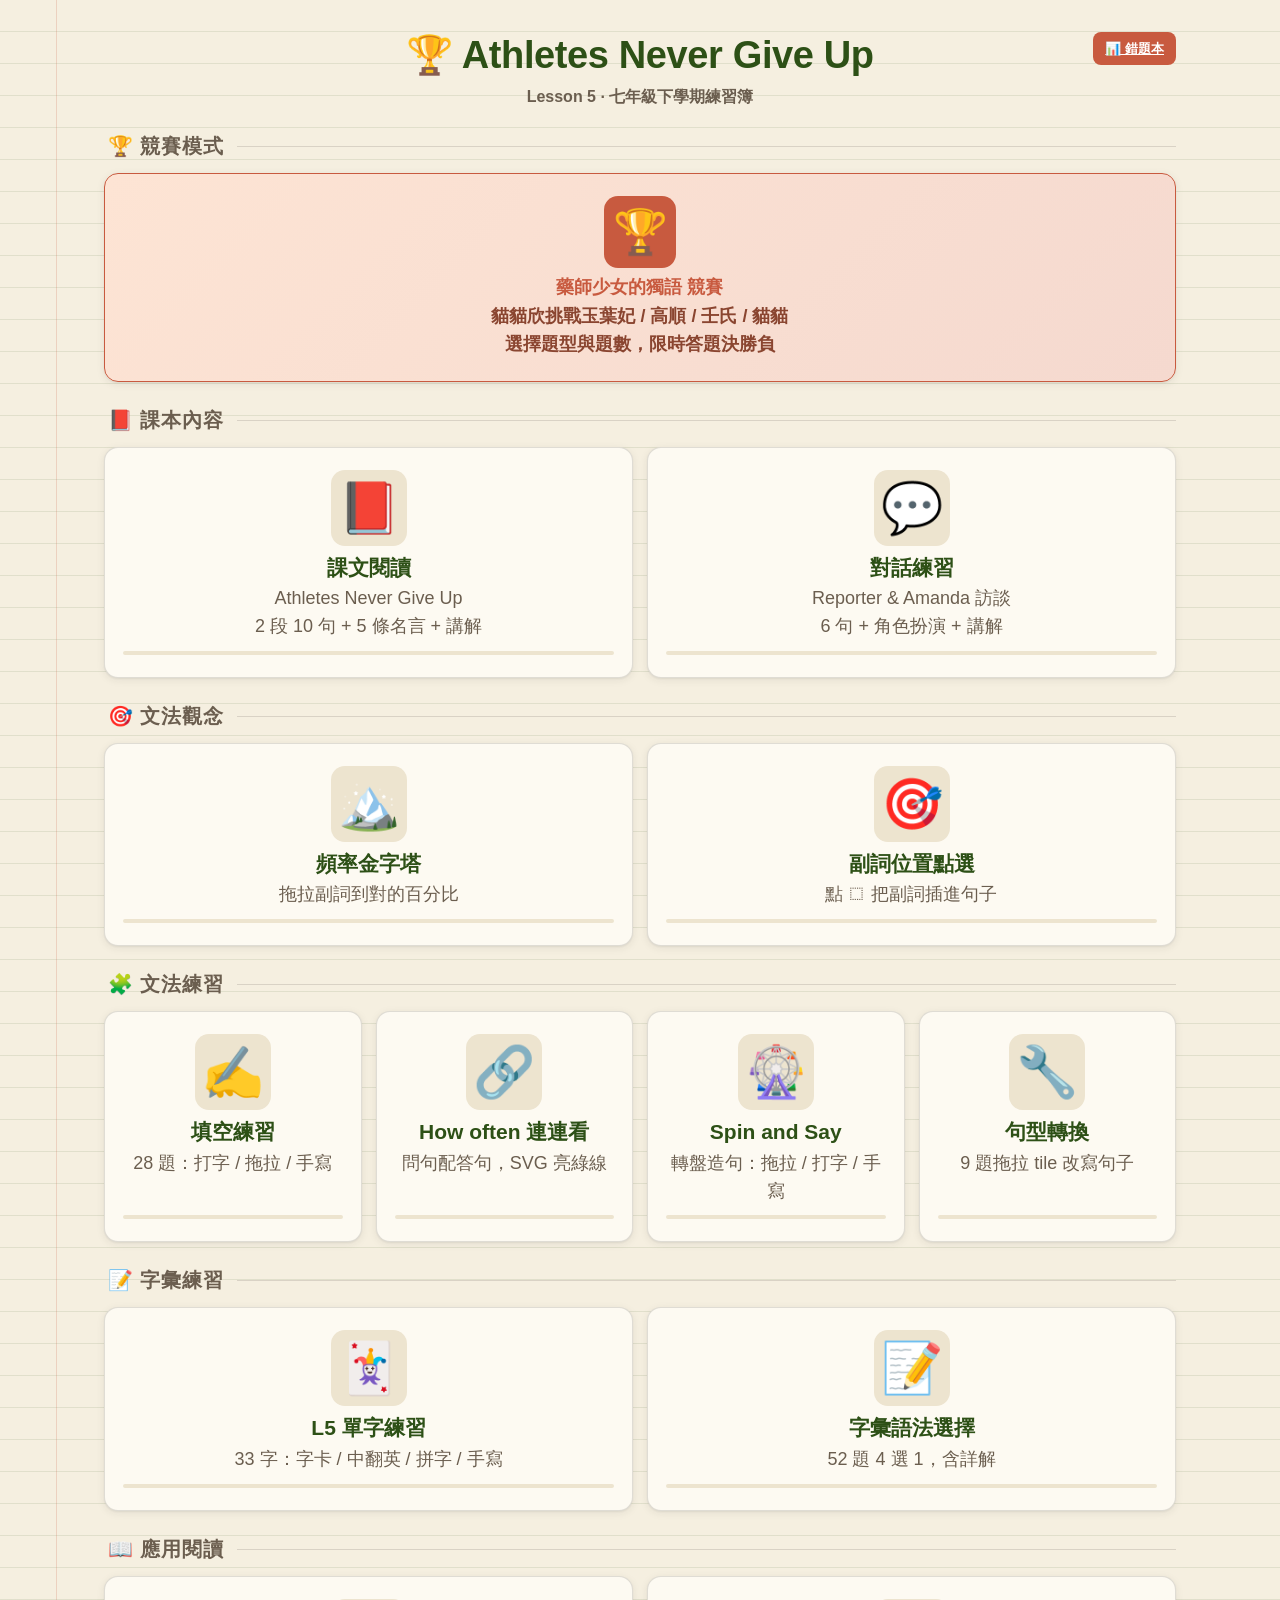
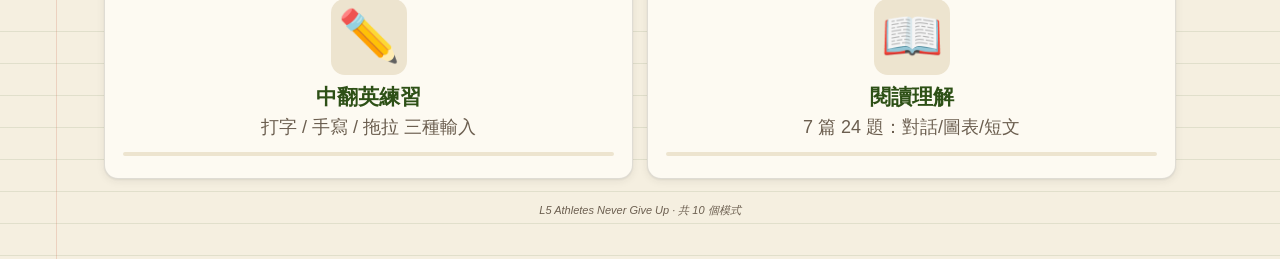
<file: index.html>
<!DOCTYPE html>
<html lang="zh-TW">
<head>
<meta charset="UTF-8">
<meta name="viewport" content="width=device-width, initial-scale=1.0">
<title>Athletes Never Give Up — L5 練習簿</title>
<link rel="stylesheet" href="css/style.css">
</head>
<body>
<div class="container">

  <header>
    <a class="wrongbook-btn" href="wrongbook.html">📊 錯題本</a>
    <h1>🏆 Athletes Never Give Up</h1>
    <p class="subtitle">Lesson 5 · 七年級下學期練習簿</p>
  </header>

  <!-- 區塊 0：競賽（特殊區塊） -->
  <section class="mode-section">
    <h2 class="section-title">🏆 競賽模式</h2>
    <nav class="mode-grid">
      <a class="mode-card-compact competition-card" href="competition.html" style="grid-column: 1 / -1;">
        <div class="emoji">🏆</div>
        <div class="name">藥師少女的獨語 競賽</div>
        <div class="desc">貓貓欣挑戰玉葉妃 / 高順 / 壬氏 / 貓貓<br>選擇題型與題數，限時答題決勝負</div>
      </a>
    </nav>
  </section>

  <!-- 區塊：課本內容（課文 + 對話） -->
  <section class="mode-section">
    <h2 class="section-title">📕 課本內容</h2>
    <nav class="mode-grid">
      <a class="mode-card-compact" href="grammar.html?mode=passage">
        <div class="emoji">📕</div>
        <div class="name">課文閱讀</div>
        <div class="desc">Athletes Never Give Up<br>2 段 10 句 + 5 條名言 + 講解</div>
        <div class="progress-bar"><div class="progress-fill" data-mode="passage"></div></div>
      </a>
      <a class="mode-card-compact" href="grammar.html?mode=dialogue">
        <div class="emoji">💬</div>
        <div class="name">對話練習</div>
        <div class="desc">Reporter & Amanda 訪談<br>6 句 + 角色扮演 + 講解</div>
        <div class="progress-bar"><div class="progress-fill" data-mode="dialogue"></div></div>
      </a>
    </nav>
  </section>

  <!-- 區塊 1：文法觀念 -->
  <section class="mode-section">
    <h2 class="section-title">🎯 文法觀念</h2>
    <nav class="mode-grid">
      <a class="mode-card-compact" href="grammar.html?mode=pyramid">
        <div class="emoji">🏔️</div>
        <div class="name">頻率金字塔</div>
        <div class="desc">拖拉副詞到對的百分比</div>
        <div class="progress-bar"><div class="progress-fill" data-mode="pyramid"></div></div>
      </a>
      <a class="mode-card-compact" href="grammar.html?mode=position">
        <div class="emoji">🎯</div>
        <div class="name">副詞位置點選</div>
        <div class="desc">點 ⬚ 把副詞插進句子</div>
        <div class="progress-bar"><div class="progress-fill" data-mode="position"></div></div>
      </a>
    </nav>
  </section>

  <!-- 區塊 2：文法練習 -->
  <section class="mode-section">
    <h2 class="section-title">🧩 文法練習</h2>
    <nav class="mode-grid">
      <a class="mode-card-compact" href="grammar.html?mode=fillblank">
        <div class="emoji">✍️</div>
        <div class="name">填空練習</div>
        <div class="desc">28 題：打字 / 拖拉 / 手寫</div>
        <div class="progress-bar"><div class="progress-fill" data-mode="fillblank"></div></div>
      </a>
      <a class="mode-card-compact" href="grammar.html?mode=howoften">
        <div class="emoji">🔗</div>
        <div class="name">How often 連連看</div>
        <div class="desc">問句配答句，SVG 亮綠線</div>
        <div class="progress-bar"><div class="progress-fill" data-mode="howoften"></div></div>
      </a>
      <a class="mode-card-compact" href="grammar.html?mode=spin">
        <div class="emoji">🎡</div>
        <div class="name">Spin and Say</div>
        <div class="desc">轉盤造句：拖拉 / 打字 / 手寫</div>
        <div class="progress-bar"><div class="progress-fill" data-mode="spin"></div></div>
      </a>
      <a class="mode-card-compact" href="grammar.html?mode=transform">
        <div class="emoji">🔧</div>
        <div class="name">句型轉換</div>
        <div class="desc">9 題拖拉 tile 改寫句子</div>
        <div class="progress-bar"><div class="progress-fill" data-mode="transform"></div></div>
      </a>
    </nav>
  </section>

  <!-- 區塊 3：字彙練習 -->
  <section class="mode-section">
    <h2 class="section-title">📝 字彙練習</h2>
    <nav class="mode-grid">
      <a class="mode-card-compact" href="vocab-cards.html">
        <div class="emoji">🃏</div>
        <div class="name">L5 單字練習</div>
        <div class="desc">33 字：字卡 / 中翻英 / 拼字 / 手寫</div>
        <div class="progress-bar"><div class="progress-fill" data-mode="vocab-cards"></div></div>
      </a>
      <a class="mode-card-compact" href="grammar.html?mode=vocab">
        <div class="emoji">📝</div>
        <div class="name">字彙語法選擇</div>
        <div class="desc">52 題 4 選 1，含詳解</div>
        <div class="progress-bar"><div class="progress-fill" data-mode="vocab"></div></div>
      </a>
    </nav>
  </section>

  <!-- 區塊 4：應用閱讀 -->
  <section class="mode-section">
    <h2 class="section-title">📖 應用閱讀</h2>
    <nav class="mode-grid">
      <a class="mode-card-compact" href="grammar.html?mode=translate">
        <div class="emoji">✏️</div>
        <div class="name">中翻英練習</div>
        <div class="desc">打字 / 手寫 / 拖拉 三種輸入</div>
        <div class="progress-bar"><div class="progress-fill" data-mode="translate"></div></div>
      </a>
      <a class="mode-card-compact" href="grammar.html?mode=reading">
        <div class="emoji">📖</div>
        <div class="name">閱讀理解</div>
        <div class="desc">7 篇 24 題：對話/圖表/短文</div>
        <div class="progress-bar"><div class="progress-fill" data-mode="reading"></div></div>
      </a>
    </nav>
  </section>

  <p class="footer-note">L5 Athletes Never Give Up · 共 10 個模式</p>
</div>

<script src="js/shared.js"></script>
<script>
  document.querySelectorAll('.progress-fill').forEach(el => {
    const mode = el.dataset.mode;
    const prog = window.L5Shared.loadProgress(mode);
    if (prog && typeof prog.bestScore === 'number' && typeof prog.totalQuestions === 'number' && prog.totalQuestions > 0) {
      const pct = Math.round((prog.bestScore / prog.totalQuestions) * 100);
      el.style.width = Math.min(pct, 100) + '%';
    } else if (prog && prog.completed) {
      el.style.width = '100%';
    }
  });
</script>
</body>
</html>
</file>
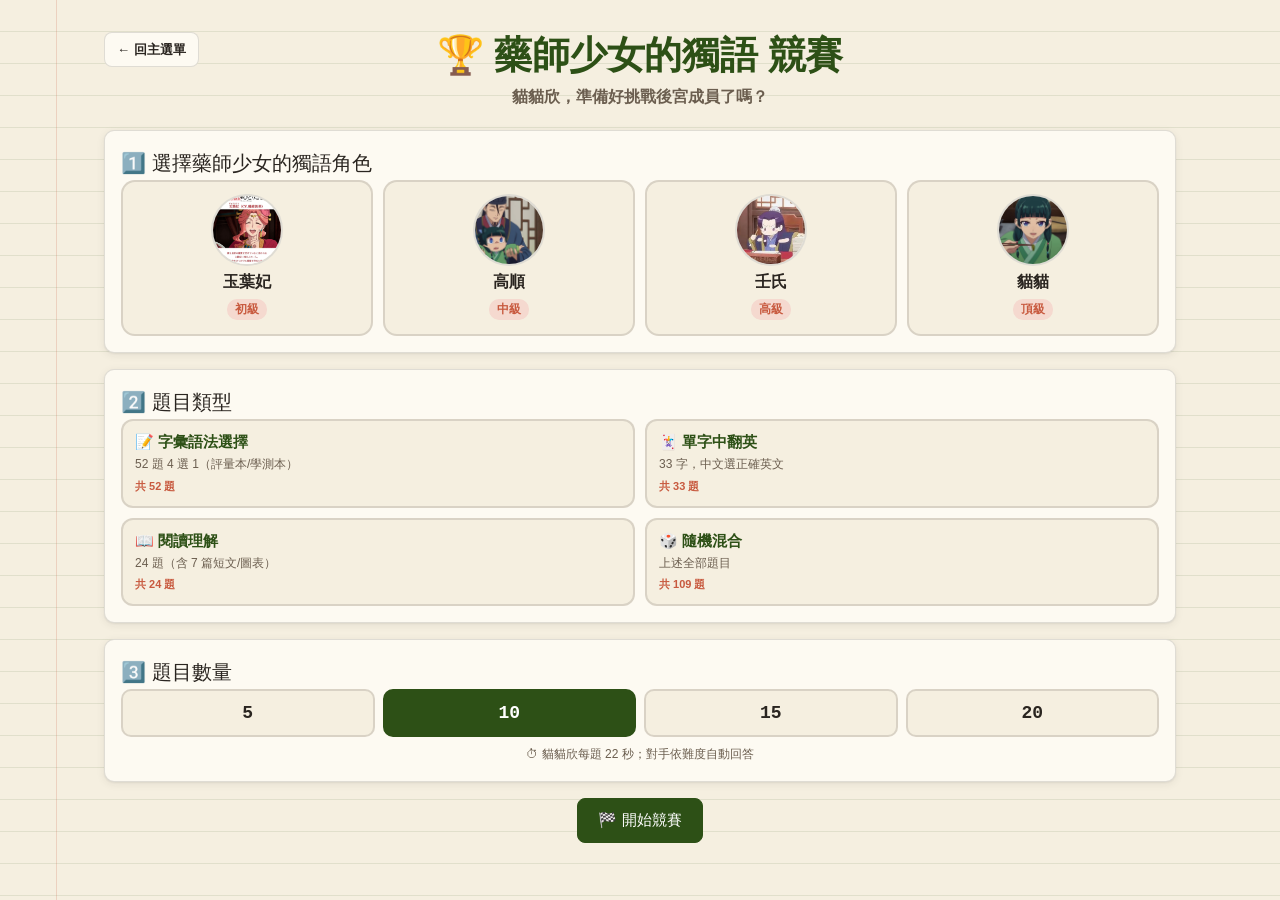
<file: competition.html>
<!DOCTYPE html>
<html lang="zh-TW">
<head>
<meta charset="UTF-8">
<meta name="viewport" content="width=device-width, initial-scale=1.0">
<title>🏆 競賽模式 — L5</title>
<link rel="stylesheet" href="css/style.css">
</head>
<body>
<div class="container">

  <header>
    <a class="back-btn" href="index.html">← 回主選單</a>
    <h1 id="comp-title">🏆 藥師少女的獨語 競賽</h1>
    <p class="subtitle" id="comp-subtitle">貓貓欣，準備好挑戰後宮成員了嗎？</p>
  </header>

  <main id="comp-area"></main>
</div>

<!-- 題庫 -->
<script src="js/shared.js"></script>
<script src="data/vocab_quiz_L5.js"></script>
<script src="data/vocab_words_L5.js"></script>
<script src="data/reading_L5.js"></script>
<script src="js/competition.js"></script>
</body>
</html>
</file>
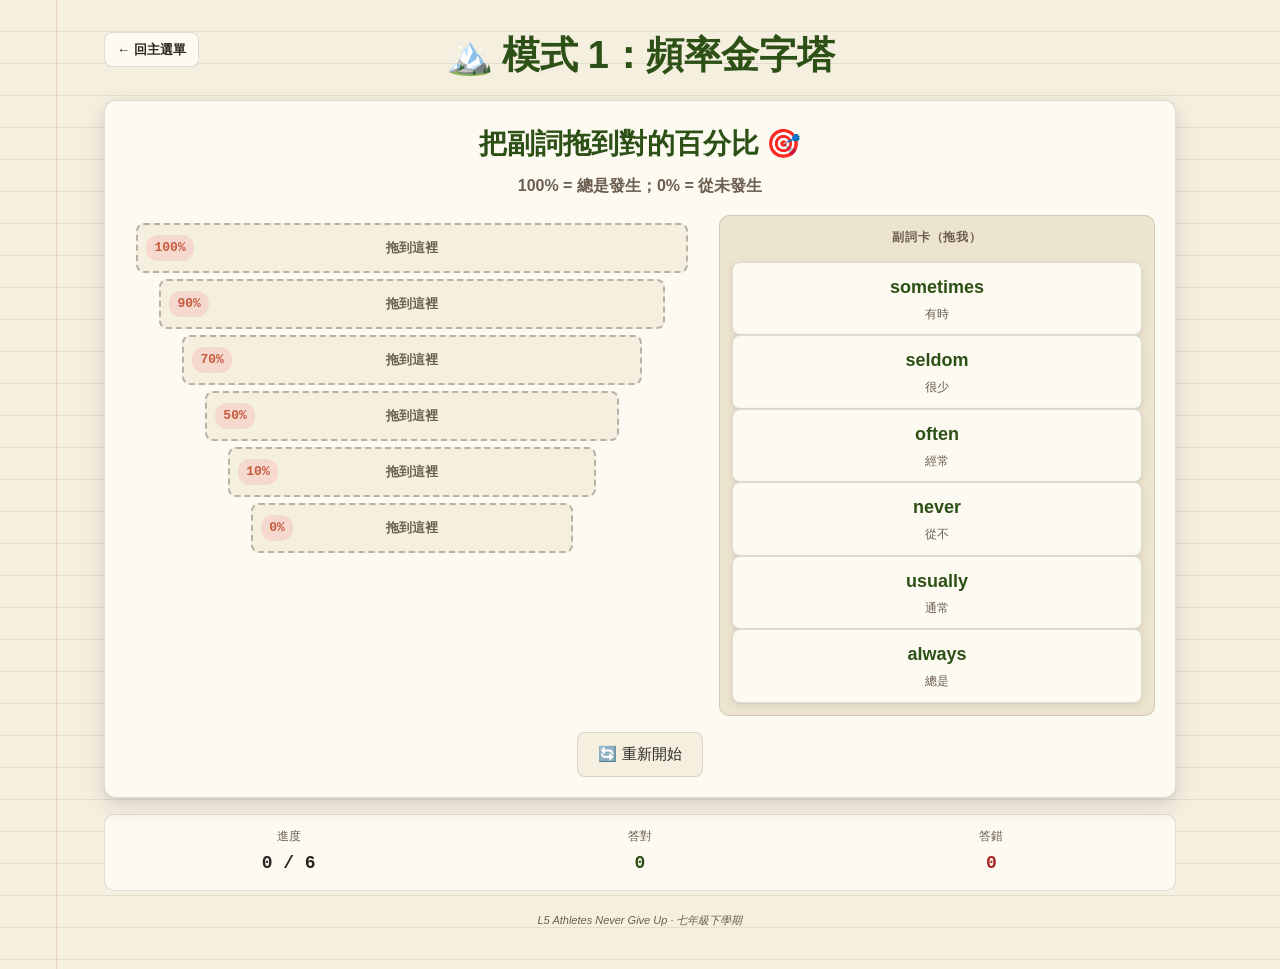
<file: grammar.html>
<!DOCTYPE html>
<html lang="zh-TW">
<head>
<meta charset="UTF-8">
<meta name="viewport" content="width=device-width, initial-scale=1.0">
<title>L5 文法練習</title>
<link rel="stylesheet" href="css/style.css">
</head>
<body>
<div class="container">

  <header>
    <a class="back-btn" href="index.html">← 回主選單</a>
    <h1 id="mode-title">載入中...</h1>
    <p class="subtitle" id="mode-subtitle"></p>
  </header>

  <main class="practice" id="practice-area">
    <p style="text-align:center; color: var(--ink-soft); padding: 40px 0;">載入中...</p>
  </main>

  <div class="stats" id="stats-bar">
    <div class="stat-item">
      <span class="stat-label">進度</span>
      <span class="stat-value" id="stat-progress">0 / 0</span>
    </div>
    <div class="stat-item">
      <span class="stat-label">答對</span>
      <span class="stat-value green" id="stat-correct">0</span>
    </div>
    <div class="stat-item">
      <span class="stat-label">答錯</span>
      <span class="stat-value red" id="stat-wrong">0</span>
    </div>
  </div>

  <p class="footer-note">L5 Athletes Never Give Up · 七年級下學期</p>
</div>

<!-- 共用工具 -->
<script src="js/shared.js"></script>

<!-- 資料（已實作的模式才載入；未實作的暫不載入避免 404）-->
<script src="data/pyramid_L5.js"></script>
<script src="data/position_L5.js"></script>
<script src="data/fillblank_L5.js"></script>
<script src="data/howoften_L5.js"></script>
<script src="data/spin_L5.js"></script>
<script src="data/vocab_quiz_L5.js"></script>
<script src="data/translate_L5.js"></script>
<script src="data/reading_L5.js"></script>
<script src="data/transform_L5.js"></script>
<script src="data/passage_L5.js"></script>
<script src="data/dialogue_L5.js"></script>

<!-- 模式邏輯 -->
<script src="js/mode-pyramid.js"></script>
<script src="js/mode-position.js"></script>
<script src="js/mode-fillblank.js"></script>
<script src="js/mode-howoften.js"></script>
<script src="js/mode-spin.js"></script>
<script src="js/mode-vocab.js"></script>
<script src="js/mode-translate.js"></script>
<script src="js/mode-reading.js"></script>
<script src="js/mode-transform.js"></script>
<script src="js/mode-passage.js"></script>
<script src="js/mode-dialogue.js"></script>

<!-- 路由：依 URL ?mode= 參數啟動對應模式 -->
<script>
  (function () {
    const params = new URLSearchParams(location.search);
    const mode = params.get('mode') || 'pyramid';
    document.getElementById('mode-title').textContent = window.MODE_TITLES?.[mode] || mode;
    const container = document.getElementById('practice-area');

    const initFn = {
      pyramid:   () => window.ModePyramid?.init(container),
      position:  () => window.ModePosition?.init(container),
      fillblank: () => window.ModeFillBlank?.init(container),
      howoften:  () => window.ModeHowOften?.init(container),
      spin:      () => window.ModeSpin?.init(container),
      vocab:     () => window.ModeVocab?.init(container),
      translate: () => window.ModeTranslate?.init(container),
      reading:   () => window.ModeReading?.init(container),
      transform: () => window.ModeTransform?.init(container),
      passage:   () => window.ModePassage?.init(container),
      dialogue:  () => window.ModeDialogue?.init(container),
    }[mode];

    if (initFn) initFn();
    else container.innerHTML = `<p style="text-align:center; padding: 40px 0; color: var(--red);">未知模式：${mode}</p>`;
  })();
</script>
</body>
</html>
</file>
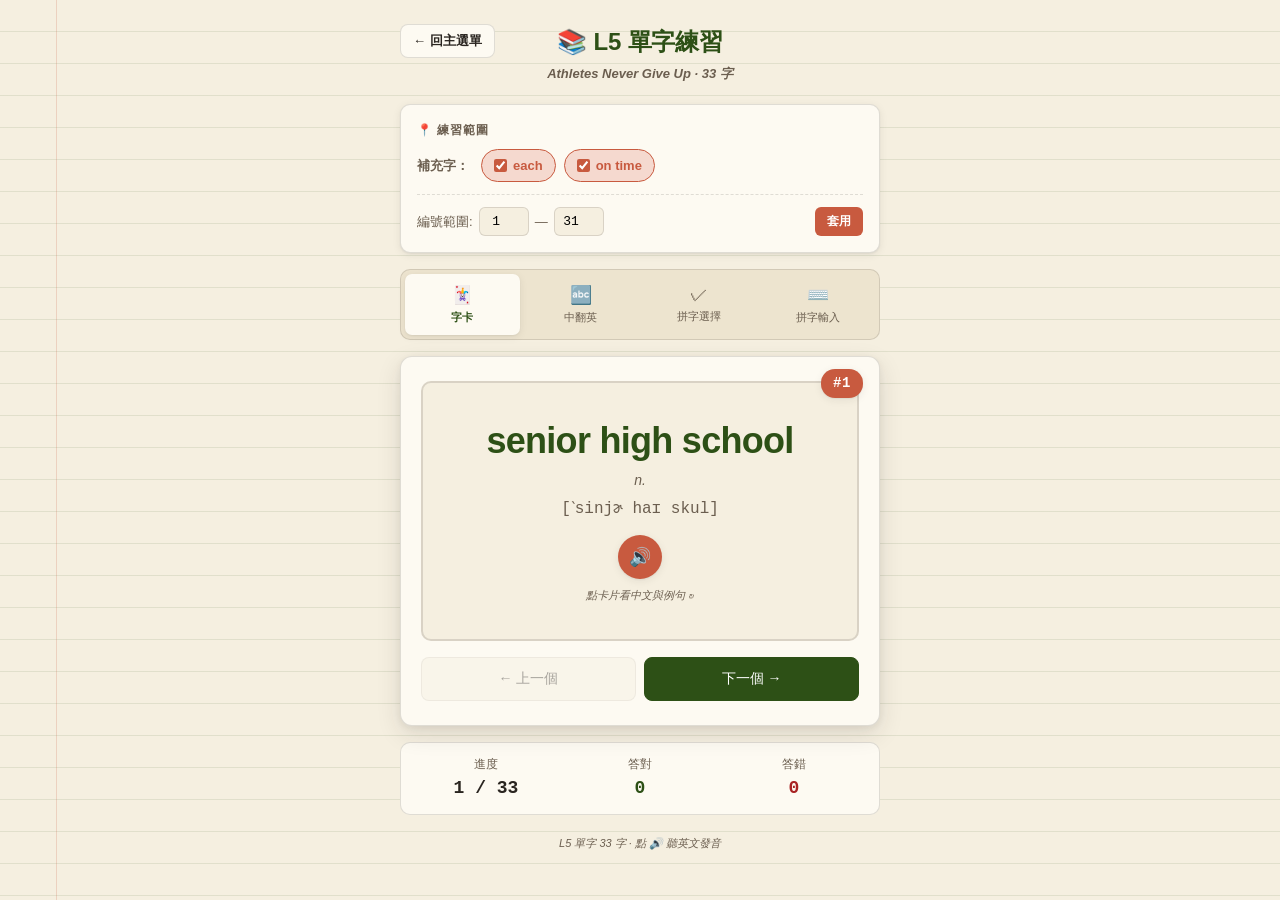
<file: vocab-cards.html>
<!DOCTYPE html>
<html lang="zh-TW">
<head>
<meta charset="UTF-8">
<meta name="viewport" content="width=device-width, initial-scale=1.0">
<title>📚 L5 單字練習</title>
<style>
  * { box-sizing: border-box; margin: 0; padding: 0; -webkit-tap-highlight-color: transparent; }

  :root {
    --paper: #f5efe0;
    --paper-2: #ede4cf;
    --paper-3: #fdfaf2;
    --ink: #2a2520;
    --ink-soft: #6b5e4f;
    --green: #2d5016;
    --green-soft: #4a7030;
    --green-pale: #d9e4cb;
    --orange: #c85a3f;
    --orange-pale: #f5d9cf;
    --red: #a82323;
    --line: rgba(42, 37, 32, 0.14);
    --line-strong: rgba(42, 37, 32, 0.3);
    --shadow: 0 2px 8px rgba(42, 37, 32, 0.08), 0 1px 2px rgba(42, 37, 32, 0.06);
    --shadow-lg: 0 8px 24px rgba(42, 37, 32, 0.12), 0 2px 6px rgba(42, 37, 32, 0.06);
  }

  body {
    font-family: "Microsoft JhengHei", "微軟正黑體", "Microsoft YaHei", "微軟雅黑", "PingFang TC", "蘋方-繁", "Helvetica Neue", Arial, sans-serif;
    background: var(--paper);
    color: var(--ink);
    min-height: 100vh;
    background-image:
      linear-gradient(to right, transparent 0, transparent 56px, rgba(200, 90, 63, 0.2) 56px, rgba(200, 90, 63, 0.2) 57px, transparent 57px),
      repeating-linear-gradient(transparent, transparent 31px, rgba(45, 80, 22, 0.1) 31px, rgba(45, 80, 22, 0.1) 32px);
    padding: 16px 8px 32px;
    line-height: 1.5;
  }
  .container { max-width: 480px; margin: 0 auto; }

  /* Header */
  header { text-align: center; margin-bottom: 20px; padding-top: 8px; position: relative; }
  .back-btn {
    position: absolute;
    left: 0; top: 8px;
    padding: 6px 12px;
    background: var(--paper-3);
    border: 1.5px solid var(--line);
    border-radius: 8px;
    color: var(--ink);
    text-decoration: none;
    font-size: 13px;
    font-weight: 600;
  }
  .back-btn:hover { border-color: var(--green); color: var(--green); }
  h1 {
    font-weight: 600;
    font-size: 24px;
    color: var(--green);
    letter-spacing: -0.01em;
  }
  .subtitle {
    font-style: italic;
    font-weight: 600;
    font-size: 13px;
    color: var(--ink-soft);
    margin-top: 4px;
  }

  /* Card sections */
  .card {
    background: var(--paper-3);
    border: 1.5px solid var(--line);
    border-radius: 10px;
    padding: 16px;
    margin-bottom: 16px;
    box-shadow: var(--shadow);
  }
  .card-title {
    font-size: 12px;
    font-weight: 700;
    letter-spacing: 0.08em;
    text-transform: uppercase;
    color: var(--ink-soft);
    margin-bottom: 10px;
    display: flex;
    align-items: center;
    gap: 6px;
  }

  /* Range selector */
  .supplement-chips {
    display: flex;
    flex-wrap: wrap;
    gap: 8px;
    align-items: center;
    margin-bottom: 12px;
    padding-bottom: 12px;
    border-bottom: 1px dashed var(--line);
    font-size: 13px;
  }
  .chip-label {
    color: var(--ink-soft);
    font-weight: 600;
    margin-right: 4px;
  }
  .chip {
    display: inline-flex;
    align-items: center;
    gap: 6px;
    padding: 6px 12px;
    background: var(--paper);
    border: 1.5px solid var(--line);
    border-radius: 20px;
    font-family: "Microsoft JhengHei", "微軟正黑體", "Segoe UI", Arial, sans-serif;
    font-weight: 600;
    font-size: 13px;
    color: var(--ink-soft);
    cursor: pointer;
    transition: all 0.15s;
    user-select: none;
  }
  .chip input { margin: 0; cursor: pointer; accent-color: var(--orange); }
  .chip:has(input:checked) {
    background: var(--orange-pale);
    border-color: var(--orange);
    color: var(--orange);
  }
  .custom-range {
    display: flex; align-items: center; gap: 6px;
    font-size: 13px;
    color: var(--ink-soft);
  }
  .custom-range input {
    width: 50px;
    padding: 6px 8px;
    border: 1.5px solid var(--line);
    border-radius: 6px;
    font-family: Consolas, "Courier New", monospace;
    font-size: 13px;
    text-align: center;
    background: var(--paper);
  }
  .custom-range button {
    margin-left: auto;
    padding: 6px 12px;
    background: var(--orange);
    color: white;
    border: none;
    border-radius: 6px;
    font-size: 12px;
    font-weight: 600;
    cursor: pointer;
  }

  /* Mode tabs */
  .mode-tabs {
    display: grid;
    grid-template-columns: repeat(4, 1fr);
    gap: 4px;
    background: var(--paper-2);
    border: 1.5px solid var(--line);
    border-radius: 10px;
    padding: 4px;
    margin-bottom: 16px;
  }
  .mode-tab {
    padding: 10px 4px;
    background: transparent;
    border: none;
    border-radius: 7px;
    font-size: 11px;
    font-weight: 500;
    color: var(--ink-soft);
    cursor: pointer;
    transition: all 0.2s;
    display: flex; flex-direction: column; align-items: center; gap: 4px;
  }
  .mode-tab .emoji { font-size: 18px; }
  .mode-tab.active {
    background: var(--paper-3);
    color: var(--green);
    font-weight: 700;
    box-shadow: var(--shadow);
  }

  /* Practice area */
  .practice {
    background: var(--paper-3);
    border: 1.5px solid var(--line);
    border-radius: 12px;
    padding: 24px 20px;
    min-height: 360px;
    box-shadow: var(--shadow-lg);
    margin-bottom: 16px;
    position: relative;
  }
  .word-num {
    position: absolute;
    top: 12px; right: 16px;
    z-index: 20;                /* 浮在卡片之上，避免被 flashcard 蓋掉 */
    font-family: Consolas, "Courier New", monospace;
    font-weight: 700;
    font-size: 14px;
    color: white;
    background: var(--orange);
    padding: 4px 12px;
    border-radius: 14px;
    box-shadow: var(--shadow);
    letter-spacing: 0.04em;
  }

  /* Flash card */
  .flashcard { perspective: 1000px; height: 260px; margin-bottom: 16px; cursor: pointer; }
  .flashcard-inner {
    position: relative; width: 100%; height: 100%;
    transition: transform 0.5s;
    transform-style: preserve-3d;
  }
  .flashcard.flipped .flashcard-inner { transform: rotateY(180deg); }
  .flashcard-face {
    position: absolute; width: 100%; height: 100%;
    backface-visibility: hidden;
    -webkit-backface-visibility: hidden;
    display: flex; flex-direction: column;
    align-items: center; justify-content: center;
    padding: 20px;
    border-radius: 10px;
  }
  .flashcard-front { background: var(--paper); border: 2px solid var(--line); }
  .flashcard-back { background: var(--green-pale); border: 2px solid var(--green-soft); transform: rotateY(180deg); }
  .word-display {
    font-family: "Microsoft JhengHei", "微軟正黑體", "Segoe UI", Arial, sans-serif;
    font-size: 36px;
    font-weight: 700;
    color: var(--green);
    letter-spacing: -0.02em;
    margin-bottom: 8px;
    text-align: center;
    line-height: 1.2;
  }
  .pos-display {
    font-style: italic;
    color: var(--ink-soft);
    font-size: 14px;
    margin-bottom: 6px;
  }
  .phonetic-display {
    font-family: Consolas, "Courier New", monospace;
    color: var(--ink-soft);
    font-size: 16px;
    margin-bottom: 14px;
  }
  .example-display {
    font-family: "Microsoft JhengHei", "微軟正黑體", "Segoe UI", Arial, sans-serif;
    font-size: 1.2em;
    font-weight: 600;
    line-height: 1.6;
    color: var(--ink);
    text-align: center;
    margin-bottom: 8px;
  }
  .example-zh {
    font-size: 14px;
    color: var(--ink-soft);
    text-align: center;
    margin-bottom: 14px;
  }
  .flip-hint {
    font-size: 11px;
    color: var(--ink-soft);
    margin-top: 8px;
    font-style: italic;
  }

  /* Speaker */
  .speaker {
    width: 44px; height: 44px;
    border-radius: 50%;
    background: var(--orange);
    color: white;
    border: none;
    display: inline-flex; align-items: center; justify-content: center;
    cursor: pointer;
    font-size: 18px;
    box-shadow: var(--shadow);
    transition: transform 0.15s;
    font-family: inherit;
  }
  .speaker:active { transform: scale(0.92); }

  /* Choice buttons */
  .question-prompt { text-align: center; margin-bottom: 20px; }
  .question-zh {
    font-size: 26px;
    font-weight: 700;
    color: var(--green);
    margin-bottom: 8px;
  }
  .question-hint {
    font-size: 12px;
    color: var(--ink-soft);
    font-style: italic;
  }
  .choices { display: grid; gap: 10px; }
  .choice {
    padding: 14px 16px;
    background: var(--paper);
    border: 1.5px solid var(--line);
    border-radius: 10px;
    font-family: "Microsoft JhengHei", "微軟正黑體", "Segoe UI", Arial, sans-serif;
    font-size: 18px;
    font-weight: 500;
    color: var(--ink);
    cursor: pointer;
    text-align: left;
    transition: all 0.15s;
    display: flex; align-items: center; gap: 12px;
  }
  .choice .letter {
    width: 24px; height: 24px;
    border-radius: 50%;
    background: var(--paper-2);
    color: var(--ink-soft);
    display: inline-flex; align-items: center; justify-content: center;
    font-family: Consolas, "Courier New", monospace;
    font-size: 13px;
    font-weight: 700;
    flex-shrink: 0;
  }
  .choice:hover:not(:disabled) { border-color: var(--green); transform: translateX(2px); }
  .choice.correct { background: var(--green-pale); border-color: var(--green); color: var(--green); font-weight: 700; }
  .choice.correct .letter { background: var(--green); color: white; }
  .choice.wrong { background: var(--orange-pale); border-color: var(--red); color: var(--red); }
  .choice.wrong .letter { background: var(--red); color: white; }
  .choice:disabled { cursor: not-allowed; }

  /* Typing mode */
  .typing-switch {
    display: flex; gap: 4px;
    background: var(--paper-2);
    border-radius: 8px;
    padding: 4px;
    margin-bottom: 16px;
  }
  .typing-switch button {
    flex: 1;
    padding: 8px;
    background: transparent;
    border: none;
    border-radius: 6px;
    font-size: 13px;
    color: var(--ink-soft);
    cursor: pointer;
    font-family: inherit;
  }
  .typing-switch button.active {
    background: var(--paper-3);
    color: var(--green);
    font-weight: 700;
    box-shadow: var(--shadow);
  }
  .typing-input {
    width: 100%;
    padding: 14px;
    border: 2px solid var(--line);
    border-radius: 10px;
    font-family: "Microsoft JhengHei", "微軟正黑體", "Segoe UI", Arial, sans-serif;
    font-weight: 600;
    font-size: 22px;
    text-align: center;
    background: var(--paper);
    color: var(--ink);
    letter-spacing: 0.05em;
  }
  .typing-input:focus { outline: none; border-color: var(--green); }
  .typing-input.correct { border-color: var(--green); background: var(--green-pale); }
  .typing-input.wrong { border-color: var(--red); background: var(--orange-pale); }

  #handwriting-canvas {
    width: 100%;
    height: 260px;
    background: var(--paper);
    border: 2px solid var(--line);
    border-radius: 10px;
    cursor: crosshair;
    touch-action: none;
    display: block;
  }
  @media (min-width: 720px) {
    #handwriting-canvas { height: 340px; }
  }
  @media (min-width: 1024px) {
    #handwriting-canvas { height: 420px; }
  }
  .canvas-toolbar { display: flex; gap: 8px; margin-top: 10px; }
  .canvas-toolbar button {
    flex: 1;
    padding: 10px;
    border: 1.5px solid var(--line);
    background: var(--paper);
    border-radius: 8px;
    font-size: 13px;
    color: var(--ink);
    cursor: pointer;
    font-family: inherit;
  }
  .reveal-answer {
    margin-top: 12px;
    padding: 14px;
    background: var(--green-pale);
    border-radius: 10px;
    text-align: center;
    font-family: "Microsoft JhengHei", "微軟正黑體", "Segoe UI", Arial, sans-serif;
    font-size: 22px;
    color: var(--green);
    font-weight: 600;
    letter-spacing: 0.04em;
  }

  /* Action buttons */
  .actions { display: flex; gap: 8px; margin-top: 16px; }
  .btn {
    flex: 1;
    padding: 12px;
    border: 1.5px solid var(--line);
    background: var(--paper);
    border-radius: 8px;
    font-weight: 500;
    font-size: 14px;
    color: var(--ink);
    cursor: pointer;
    transition: all 0.15s;
    font-family: inherit;
  }
  .btn:hover { border-color: var(--green); }
  .btn-primary { background: var(--green); color: white; border-color: var(--green); }
  .btn-primary:hover { background: var(--green-soft); }

  /* Stats */
  .stats {
    display: grid;
    grid-template-columns: repeat(3, 1fr);
    gap: 8px;
    background: var(--paper-3);
    border: 1.5px solid var(--line);
    border-radius: 10px;
    padding: 12px;
    font-size: 12px;
    text-align: center;
  }
  .stat-item { display: flex; flex-direction: column; gap: 2px; }
  .stat-label { color: var(--ink-soft); }
  .stat-value {
    font-family: Consolas, "Courier New", monospace;
    font-weight: 700;
    font-size: 18px;
    color: var(--ink);
  }
  .stat-value.green { color: var(--green); }
  .stat-value.red { color: var(--red); }

  /* Feedback */
  .feedback {
    margin-top: 12px;
    padding: 10px;
    border-radius: 8px;
    text-align: center;
    font-size: 14px;
    font-weight: 600;
    opacity: 0;
    transform: translateY(-4px);
    transition: opacity 0.2s, transform 0.2s;
  }
  .feedback.show { opacity: 1; transform: translateY(0); }
  .feedback.correct { background: var(--green-pale); color: var(--green); }
  .feedback.wrong { background: var(--orange-pale); color: var(--red); }

  /* End screen */
  .end-screen { text-align: center; padding: 30px 10px; }
  .end-screen h2 {
    font-weight: 700;
    font-size: 28px;
    color: var(--green);
    margin-bottom: 12px;
  }
  .end-screen p { color: var(--ink-soft); margin-bottom: 20px; }
  .end-stats {
    display: flex;
    justify-content: center;
    gap: 24px;
    margin-bottom: 24px;
    font-family: Consolas, "Courier New", monospace;
  }

  @keyframes slideIn {
    from { opacity: 0; transform: translateX(20px); }
    to { opacity: 1; transform: translateX(0); }
  }
  .practice > * { animation: slideIn 0.3s ease-out; }

  .footer-note {
    text-align: center;
    font-size: 11px;
    color: var(--ink-soft);
    margin-top: 20px;
    font-style: italic;
  }
</style>
</head>
<body>
<div class="container">

  <header>
    <a class="back-btn" href="index.html">← 回主選單</a>
    <h1>📚 L5 單字練習</h1>
    <p class="subtitle">Athletes Never Give Up · 33 字</p>
  </header>

  <!-- Range selector -->
  <section class="card">
    <div class="card-title">📍 練習範圍</div>
    <div class="supplement-chips">
      <span class="chip-label">補充字：</span>
      <label class="chip"><input type="checkbox" id="chip-each" checked> each</label>
      <label class="chip"><input type="checkbox" id="chip-on-time" checked> on time</label>
    </div>
    <div class="custom-range">
      <span>編號範圍:</span>
      <input type="number" id="range-start" min="1" max="31" value="1">
      <span>—</span>
      <input type="number" id="range-end" min="1" max="31" value="31">
      <button onclick="applyCustomRange()">套用</button>
    </div>
  </section>

  <!-- Mode tabs -->
  <nav class="mode-tabs">
    <button class="mode-tab active" data-mode="flashcard">
      <span class="emoji">🃏</span><span>字卡</span>
    </button>
    <button class="mode-tab" data-mode="zh-to-en">
      <span class="emoji">🔤</span><span>中翻英</span>
    </button>
    <button class="mode-tab" data-mode="spell-mc">
      <span class="emoji">✓</span><span>拼字選擇</span>
    </button>
    <button class="mode-tab" data-mode="typing">
      <span class="emoji">⌨️</span><span>拼字輸入</span>
    </button>
  </nav>

  <!-- Practice area -->
  <main class="practice" id="practice"></main>

  <!-- Stats -->
  <div class="stats">
    <div class="stat-item">
      <span class="stat-label">進度</span>
      <span class="stat-value" id="stat-progress">0 / 0</span>
    </div>
    <div class="stat-item">
      <span class="stat-label">答對</span>
      <span class="stat-value green" id="stat-correct">0</span>
    </div>
    <div class="stat-item">
      <span class="stat-label">答錯</span>
      <span class="stat-value red" id="stat-wrong">0</span>
    </div>
  </div>

  <p class="footer-note">L5 單字 33 字 · 點 🔊 聽英文發音</p>
</div>

<script src="data/vocab_words_L5.js"></script>
<script>
// ============ 載入 L5 單字資料 ============
const vocab = window.VOCAB_WORDS_L5;
const MAX_COURSE_NUM = 31; // 課本印刷編號最大值

// 篩選邏輯：
//   - 有 course_num：在自訂範圍內才納入
//   - 補充字 each / on time：由上方 checkbox 決定
function inFilter(word) {
  if (word.word === 'each')    return state.includeEach;
  if (word.word === 'on time') return state.includeOnTime;
  const n = word.course_num;
  if (n === null || n === undefined) return false;
  return n >= state.range[0] && n <= state.range[1];
}

// 卡片顯示的編號：用 course_num，補充字顯示「補充」
function displayLabel(word) {
  if (word.course_num !== null && word.course_num !== undefined) return '#' + word.course_num;
  return '補充';
}

// ============ App 狀態 ============
const state = {
  mode: 'flashcard',
  range: [1, MAX_COURSE_NUM],
  includeEach: true,
  includeOnTime: true,
  list: [],
  idx: 0,
  stats: { correct: 0, wrong: 0, total: 0 },
  flipped: false,
  inputMode: 'keyboard',
  answered: false,
};

// ============ 發音（簡化版，直接呼叫 speak）============
// 改回原型的最直接模式：cancel() 後立即 speak()。
// 加上 keep-alive 處理 Chrome ~15 秒沉默 bug。
// 不指定 voice，讓瀏覽器用 lang=en-US 自動選最適合的英語聲音。
if (window.speechSynthesis) {
  // 觸發 voices 載入（getVoices 第一次呼叫可能回空陣列，但會觸發 voiceschanged）
  speechSynthesis.getVoices();
  setInterval(() => {
    try {
      if (speechSynthesis.speaking) {
        speechSynthesis.pause();
        speechSynthesis.resume();
      }
    } catch (_) {}
  }, 5000);
}

function speak(text, lang = 'en-US') {
  if (!window.speechSynthesis) {
    alert('您的瀏覽器不支援語音播放，請改用 Chrome / Edge / Safari');
    return;
  }
  if (!text) return;
  try { speechSynthesis.cancel(); } catch (_) {}
  const u = new SpeechSynthesisUtterance(String(text));
  u.lang = lang;
  u.rate = 0.9;
  speechSynthesis.speak(u);
}

// 完整朗讀：單字 + 例句一氣呵成
function speakFull(word) {
  if (!word) return;
  const text = word.example_en
    ? `${word.word}. ${word.example_en}`
    : word.word;
  speak(text);
}

// HTML 屬性值安全跳脫（給 data-* 用）
function escAttr(s) {
  return String(s == null ? '' : s).replace(/&/g, '&amp;').replace(/"/g, '&quot;');
}

// ============ 工具 ============
function shuffle(arr) {
  const a = [...arr];
  for (let i = a.length - 1; i > 0; i--) {
    const j = Math.floor(Math.random() * (i + 1));
    [a[i], a[j]] = [a[j], a[i]];
  }
  return a;
}

function generateWrongChoices(correctWord, n = 3) {
  const others = vocab.filter(v => v.word !== correctWord.word);
  return shuffle(others).slice(0, n);
}

function generateSpellingVariants(word) {
  const variants = new Set([word]);
  const letters = word.split('');
  for (let i = 0; i < 20 && variants.size < 4; i++) {
    const type = Math.floor(Math.random() * 4);
    let variant = [...letters];
    if (type === 0 && variant.length > 2) {
      const pos = Math.floor(Math.random() * (variant.length - 1));
      [variant[pos], variant[pos + 1]] = [variant[pos + 1], variant[pos]];
    } else if (type === 1 && variant.length > 3) {
      const pos = 1 + Math.floor(Math.random() * (variant.length - 2));
      variant.splice(pos, 1);
    } else if (type === 2) {
      const vowels = 'aeiou';
      const positions = variant.map((c, i) => vowels.includes(c) ? i : -1).filter(i => i >= 0);
      if (positions.length > 0) {
        const pos = positions[Math.floor(Math.random() * positions.length)];
        const newVowel = vowels[Math.floor(Math.random() * 5)];
        if (newVowel !== variant[pos]) variant[pos] = newVowel;
      }
    } else {
      const pos = Math.floor(Math.random() * variant.length);
      variant.splice(pos, 0, variant[pos]);
    }
    variants.add(variant.join(''));
  }
  return shuffle([...variants]).slice(0, 4);
}

// ============ 範圍選擇 ============
function applyCustomRange() {
  const s = parseInt(document.getElementById('range-start').value);
  const e = parseInt(document.getElementById('range-end').value);
  if (isNaN(s) || isNaN(e) || s < 1 || e > MAX_COURSE_NUM || s > e) {
    alert(`範圍不正確，請輸入 1 到 ${MAX_COURSE_NUM} 之間，且起點 ≤ 終點`);
    return;
  }
  state.range = [s, e];
  resetPractice();
}

function setupSupplementChips() {
  const each = document.getElementById('chip-each');
  const onTime = document.getElementById('chip-on-time');
  if (each) each.addEventListener('change', (e) => {
    state.includeEach = e.target.checked;
    resetPractice();
  });
  if (onTime) onTime.addEventListener('change', (e) => {
    state.includeOnTime = e.target.checked;
    resetPractice();
  });
}

// ============ 模式切換 ============
function setMode(mode) {
  state.mode = mode;
  document.querySelectorAll('.mode-tab').forEach(t => t.classList.toggle('active', t.dataset.mode === mode));
  resetPractice();
}

document.querySelectorAll('.mode-tab').forEach(t => {
  t.addEventListener('click', () => setMode(t.dataset.mode));
});

// ============ 練習控制 ============
function resetPractice() {
  // 依課本編號（num 1→33）依序排列，不打亂
  state.list = vocab.filter(inFilter).slice().sort((a, b) => a.num - b.num);
  state.idx = 0;
  state.stats = { correct: 0, wrong: 0, total: state.list.length };
  state.flipped = false;
  state.answered = false;
  render();
  updateStats();
}

function next() {
  state.idx++;
  state.flipped = false;
  state.answered = false;
  render();
}

function prev() {
  if (state.idx > 0) state.idx--;
  state.flipped = false;
  state.answered = false;
  render();
}

function updateStats() {
  document.getElementById('stat-progress').textContent = `${Math.min(state.idx + 1, state.list.length)} / ${state.list.length}`;
  document.getElementById('stat-correct').textContent = state.stats.correct;
  document.getElementById('stat-wrong').textContent = state.stats.wrong;
}

// ============ 主渲染 ============
function render() {
  const area = document.getElementById('practice');
  updateStats();
  if (state.idx >= state.list.length) { renderEndScreen(area); return; }
  const word = state.list[state.idx];
  if (state.mode === 'flashcard') renderFlashcard(area, word);
  else if (state.mode === 'zh-to-en') renderZhToEn(area, word);
  else if (state.mode === 'spell-mc') renderSpellMC(area, word);
  else if (state.mode === 'typing') renderTyping(area, word);
}

// ============ 字卡 ============
function renderFlashcard(area, word) {
  const frontText = word.word;
  const backText = word.example_en ? `${word.word}. ${word.example_en}` : word.word;
  area.innerHTML = `
    <span class="word-num">${displayLabel(word)}</span>
    <div class="flashcard ${state.flipped ? 'flipped' : ''}" onclick="flipCard()">
      <div class="flashcard-inner">
        <div class="flashcard-face flashcard-front">
          <div class="word-display">${word.word}</div>
          <div class="pos-display">${word.pos}</div>
          <div class="phonetic-display">${word.phonetic}</div>
          <button class="speaker" data-text="${escAttr(frontText)}" onclick="event.stopPropagation(); speak(this.dataset.text)">🔊</button>
          <div class="flip-hint">點卡片看中文與例句 ↻</div>
        </div>
        <div class="flashcard-face flashcard-back">
          <div class="word-display" style="font-size:28px;">${word.meaning}</div>
          <div class="example-display">${word.example_en}</div>
          <div class="example-zh">${word.example_zh}</div>
          <button class="speaker" data-text="${escAttr(backText)}" onclick="event.stopPropagation(); speak(this.dataset.text)">🔊</button>
          <div class="flip-hint">點卡片看單字 ↺</div>
        </div>
      </div>
    </div>
    <div class="actions">
      <button class="btn" onclick="prev()" ${state.idx === 0 ? 'disabled style="opacity:0.4"' : ''}>← 上一個</button>
      <button class="btn btn-primary" onclick="next()">下一個 →</button>
    </div>
  `;
}

function flipCard() {
  state.flipped = !state.flipped;
  document.querySelector('.flashcard').classList.toggle('flipped');
  const word = state.list[state.idx];
  // 翻到正面：念單字；翻到背面：念完整例句
  if (state.flipped) speakFull(word);
  else speak(word.word);
}

// ============ 中翻英 ============
function renderZhToEn(area, word) {
  const wrong = generateWrongChoices(word, 3);
  const choices = shuffle([word, ...wrong]);
  const letters = ['A', 'B', 'C', 'D'];
  area.innerHTML = `
    <span class="word-num">${displayLabel(word)}</span>
    <div class="question-prompt">
      <div class="question-zh">${word.meaning}</div>
      <div class="question-hint">選出正確的英文單字</div>
    </div>
    <div class="choices">
      ${choices.map((c, i) => `
        <button class="choice" data-word="${c.word}" data-correct="${word.word}" onclick="checkChoice(this)">
          <span class="letter">${letters[i]}</span>
          <span>${c.word}</span>
        </button>
      `).join('')}
    </div>
    <div class="feedback" id="feedback"></div>
    <div class="actions" id="actions" style="display:none">
      <button class="btn btn-primary" onclick="next()">下一題 →</button>
    </div>
  `;
}

function checkChoice(el) {
  const chosen = el.dataset.word;
  const correct = el.dataset.correct;
  if (state.answered) return;
  state.answered = true;
  const isCorrect = chosen === correct;
  if (isCorrect) state.stats.correct++; else state.stats.wrong++;
  document.querySelectorAll('.choice').forEach(c => {
    c.disabled = true;
    if (c.dataset.word === correct) c.classList.add('correct');
    else if (c === el) c.classList.add('wrong');
  });
  const fb = document.getElementById('feedback');
  fb.className = 'feedback show ' + (isCorrect ? 'correct' : 'wrong');
  fb.textContent = isCorrect ? '✓ 答對了！' : `✗ 正確答案是 ${correct}`;
  // 中翻英/拼字題答題後只念單字（不念完整例句）
  speak(correct);
  document.getElementById('actions').style.display = 'flex';
  updateStats();
}

// ============ 拼字選擇 ============
function renderSpellMC(area, word) {
  const variants = generateSpellingVariants(word.word);
  const letters = ['A', 'B', 'C', 'D'];
  area.innerHTML = `
    <span class="word-num">${displayLabel(word)}</span>
    <div class="question-prompt">
      <div class="question-zh">${word.meaning}</div>
      <button class="speaker" data-text="${escAttr(word.word)}" onclick="speak(this.dataset.text)" style="margin: 8px auto; display: block;">🔊 聽發音</button>
      <div class="question-hint">選出拼字正確的一個</div>
    </div>
    <div class="choices">
      ${variants.map((v, i) => `
        <button class="choice" data-word="${v}" data-correct="${word.word}" onclick="checkChoice(this)">
          <span class="letter">${letters[i]}</span>
          <span style="font-family: 'Microsoft JhengHei', '微軟正黑體', 'Segoe UI', Arial, sans-serif; font-weight: 600; letter-spacing: 0.04em;">${v}</span>
        </button>
      `).join('')}
    </div>
    <div class="feedback" id="feedback"></div>
    <div class="actions" id="actions" style="display:none">
      <button class="btn btn-primary" onclick="next()">下一題 →</button>
    </div>
  `;
}

// ============ 拼字輸入 ============
function renderTyping(area, word) {
  area.innerHTML = `
    <span class="word-num">${displayLabel(word)}</span>
    <div class="question-prompt">
      <div class="question-zh">${word.meaning}</div>
      <button class="speaker" data-text="${escAttr(word.word)}" onclick="speak(this.dataset.text)" style="margin: 8px auto; display: block;">🔊 聽發音</button>
    </div>
    <div class="typing-switch">
      <button class="${state.inputMode === 'keyboard' ? 'active' : ''}" onclick="switchInput('keyboard')">⌨️ 鍵盤輸入</button>
      <button class="${state.inputMode === 'hand' ? 'active' : ''}" onclick="switchInput('hand')">🖊️ 手寫練習</button>
    </div>
    <div id="input-area"></div>
  `;
  renderInputArea(word);
}

function switchInput(mode) {
  state.inputMode = mode;
  renderInputArea(state.list[state.idx]);
  document.querySelectorAll('.typing-switch button').forEach((b, i) => {
    b.classList.toggle('active', (i === 0 && mode === 'keyboard') || (i === 1 && mode === 'hand'));
  });
}

function renderInputArea(word) {
  const area = document.getElementById('input-area');
  if (state.inputMode === 'keyboard') {
    area.innerHTML = `
      <input class="typing-input" id="typing-input" type="text" autocomplete="off"
             autocapitalize="off" spellcheck="false" placeholder="輸入英文單字..."
             onkeypress="if(event.key==='Enter') checkTyping()">
      <div class="actions">
        <button class="btn" onclick="showTypingAnswer()">看答案</button>
        <button class="btn btn-primary" onclick="checkTyping()">送出</button>
      </div>
      <div class="feedback" id="feedback"></div>
      <div class="actions" id="next-action" style="display:none; margin-top: 8px;">
        <button class="btn btn-primary" onclick="next()">下一題 →</button>
      </div>
    `;
    setTimeout(() => document.getElementById('typing-input')?.focus(), 50);
  } else {
    area.innerHTML = `
      <canvas id="handwriting-canvas"></canvas>
      <div class="canvas-toolbar">
        <button onclick="clearCanvas()">🧹 清空</button>
        <button onclick="revealHandwritingAnswer()">👀 看答案</button>
        <button onclick="next()">下一題 →</button>
      </div>
      <div id="reveal-box"></div>
      <p style="font-size: 11px; color: var(--ink-soft); margin-top: 8px; text-align: center; font-style: italic;">
        💡 手寫無法自動批改，寫完按「看答案」自我核對
      </p>
    `;
    initCanvas();
  }
}

function checkTyping() {
  if (state.answered) return;
  const input = document.getElementById('typing-input');
  const userAnswer = input.value.trim().toLowerCase();
  const correct = state.list[state.idx].word.toLowerCase();
  if (!userAnswer) return;
  state.answered = true;
  const isCorrect = userAnswer === correct;
  if (isCorrect) state.stats.correct++; else state.stats.wrong++;
  input.classList.add(isCorrect ? 'correct' : 'wrong');
  input.disabled = true;
  const fb = document.getElementById('feedback');
  fb.className = 'feedback show ' + (isCorrect ? 'correct' : 'wrong');
  fb.innerHTML = isCorrect
    ? '✓ 答對了！'
    : `✗ 正確拼法是 <strong style="font-family: 'Microsoft JhengHei', '微軟正黑體', 'Segoe UI', Arial, sans-serif; font-weight: 700; font-size: 18px;">${correct}</strong>`;
  // 拼字輸入答題後只念單字（不念完整例句）
  speak(state.list[state.idx].word);
  document.getElementById('next-action').style.display = 'flex';
  updateStats();
}

function showTypingAnswer() {
  const word = state.list[state.idx];
  document.getElementById('typing-input').value = word.word;
  document.getElementById('typing-input').classList.add('correct');
  // 看答案只念單字（不念例句）
  speak(word.word);
}

// ============ Canvas 手寫 ============
let canvas, ctx, drawing = false;

function initCanvas() {
  canvas = document.getElementById('handwriting-canvas');
  const rect = canvas.getBoundingClientRect();
  canvas.width = rect.width * window.devicePixelRatio;
  canvas.height = rect.height * window.devicePixelRatio;
  ctx = canvas.getContext('2d');
  ctx.scale(window.devicePixelRatio, window.devicePixelRatio);
  ctx.strokeStyle = '#2d5016';
  ctx.lineWidth = 3;
  ctx.lineCap = 'round';
  ctx.lineJoin = 'round';
  drawCanvasGuides();
  const getPos = (e) => {
    const r = canvas.getBoundingClientRect();
    const t = e.touches ? e.touches[0] : e;
    return { x: t.clientX - r.left, y: t.clientY - r.top };
  };
  const start = (e) => { e.preventDefault(); drawing = true; const p = getPos(e); ctx.beginPath(); ctx.moveTo(p.x, p.y); };
  const move = (e) => { if (!drawing) return; e.preventDefault(); const p = getPos(e); ctx.lineTo(p.x, p.y); ctx.stroke(); };
  const end = () => { drawing = false; };
  canvas.addEventListener('mousedown', start);
  canvas.addEventListener('mousemove', move);
  canvas.addEventListener('mouseup', end);
  canvas.addEventListener('mouseleave', end);
  canvas.addEventListener('touchstart', start);
  canvas.addEventListener('touchmove', move);
  canvas.addEventListener('touchend', end);
}

function drawCanvasGuides() {
  const w = canvas.width / window.devicePixelRatio;
  const h = canvas.height / window.devicePixelRatio;
  ctx.save();
  ctx.strokeStyle = 'rgba(45, 80, 22, 0.18)';
  ctx.lineWidth = 1;
  ctx.setLineDash([4, 4]);
  [h * 0.3, h * 0.7].forEach(y => { ctx.beginPath(); ctx.moveTo(0, y); ctx.lineTo(w, y); ctx.stroke(); });
  ctx.setLineDash([]);
  ctx.restore();
}

function clearCanvas() {
  ctx.clearRect(0, 0, canvas.width, canvas.height);
  drawCanvasGuides();
  document.getElementById('reveal-box').innerHTML = '';
}

function revealHandwritingAnswer() {
  const word = state.list[state.idx];
  document.getElementById('reveal-box').innerHTML = `<div class="reveal-answer">${word.word}</div>`;
  // 手寫看答案只念單字（不念例句）
  speak(word.word);
}

// ============ 結束畫面 ============
function renderEndScreen(area) {
  const total = state.stats.correct + state.stats.wrong;
  const pct = total > 0 ? Math.round((state.stats.correct / total) * 100) : 0;
  area.innerHTML = `
    <div class="end-screen">
      <h2>🎉 完成這一輪！</h2>
      <p>${getEncouragement(pct)}</p>
      <div class="end-stats">
        <div><div style="color: var(--ink-soft); font-size: 12px;">答對</div><div style="font-size: 28px; color: var(--green); font-weight: 700;">${state.stats.correct}</div></div>
        <div><div style="color: var(--ink-soft); font-size: 12px;">答錯</div><div style="font-size: 28px; color: var(--red); font-weight: 700;">${state.stats.wrong}</div></div>
        <div><div style="color: var(--ink-soft); font-size: 12px;">正確率</div><div style="font-size: 28px; color: var(--orange); font-weight: 700;">${pct}%</div></div>
      </div>
      <button class="btn btn-primary" style="max-width: 240px; margin: 0 auto; display: block;"
              onclick="resetPractice()">🔁 再練一次</button>
    </div>
  `;
}

function getEncouragement(pct) {
  if (pct >= 90) return '太厲害了！你掌握得非常好！';
  if (pct >= 70) return '不錯喔！再加把勁就完美了！';
  if (pct >= 50) return '繼續努力！多練幾次就會進步！';
  return '別灰心，從錯誤中學習最有效！';
}

// ============ 初始化 ============
setupSupplementChips();
resetPractice();
</script>
</body>
</html>
</file>
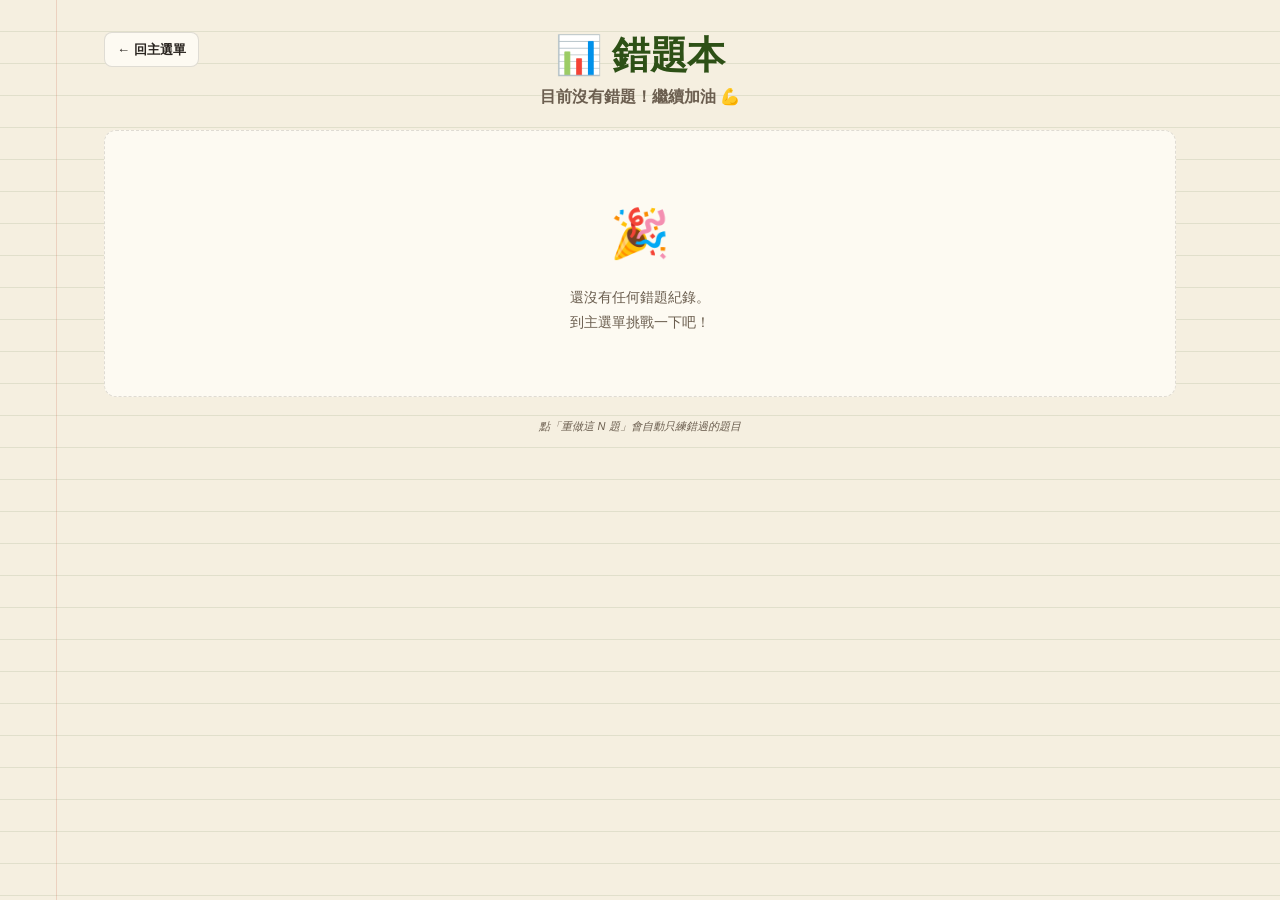
<file: wrongbook.html>
<!DOCTYPE html>
<html lang="zh-TW">
<head>
<meta charset="UTF-8">
<meta name="viewport" content="width=device-width, initial-scale=1.0">
<title>📊 錯題本</title>
<link rel="stylesheet" href="css/style.css">
</head>
<body>
<div class="container">

  <header>
    <a class="back-btn" href="index.html">← 回主選單</a>
    <h1>📊 錯題本</h1>
    <p class="subtitle" id="wb-summary">載入中...</p>
  </header>

  <div id="wb-content"></div>

  <div class="actions" id="wb-actions" style="display:none;">
    <button class="btn btn-orange" id="btn-clear-all">🗑️ 全部清空</button>
  </div>

  <p class="footer-note">點「重做這 N 題」會自動只練錯過的題目</p>
</div>

<!-- 載入所有資料檔，方便用 id 反查原題（顯示更多細節）-->
<script src="js/shared.js"></script>
<script src="data/pyramid_L5.js"></script>
<script src="data/position_L5.js"></script>
<script src="data/fillblank_L5.js"></script>
<script src="data/howoften_L5.js"></script>
<script src="data/spin_L5.js"></script>
<script src="data/vocab_quiz_L5.js"></script>
<script src="data/translate_L5.js"></script>
<script src="data/reading_L5.js"></script>
<script src="data/transform_L5.js"></script>

<script>
(function () {
  // 模式 metadata
  const MODES = {
    vocab:     { title: '📝 字彙語法選擇', supportsRedo: true },
    fillblank: { title: '✍️ 填空練習',     supportsRedo: true },
    position:  { title: '🎯 副詞位置點選', supportsRedo: true },
    translate: { title: '✏️ 中翻英練習',   supportsRedo: true },
    transform: { title: '🔧 句型轉換',     supportsRedo: true },
    reading:   { title: '📖 閱讀理解',     supportsRedo: true },
    howoften:  { title: '🔗 How often 連連看', supportsRedo: false },
    spin:      { title: '🎡 Spin and Say', supportsRedo: false },
    pyramid:   { title: '🏔️ 頻率金字塔',   supportsRedo: false },
  };

  function render() {
    const all = window.L5Shared.getWrongList();
    const content = document.getElementById('wb-content');
    const summary = document.getElementById('wb-summary');
    const actions = document.getElementById('wb-actions');

    if (!all.length) {
      summary.textContent = '目前沒有錯題！繼續加油 💪';
      content.innerHTML = `
        <div class="wb-empty">
          <div style="font-size:48px; margin-bottom:8px;">🎉</div>
          <div>還沒有任何錯題紀錄。<br>到主選單挑戰一下吧！</div>
        </div>
      `;
      actions.style.display = 'none';
      return;
    }

    // 按 mode 分組
    const groups = {};
    all.forEach(w => {
      if (!groups[w.mode]) groups[w.mode] = [];
      groups[w.mode].push(w);
    });
    const sortedModes = Object.keys(groups).sort();
    const total = all.length;

    summary.textContent = `總計 ${total} 筆錯題，分布於 ${sortedModes.length} 個模式`;
    actions.style.display = 'flex';

    content.innerHTML = sortedModes.map(modeKey => {
      const meta = MODES[modeKey] || { title: modeKey, supportsRedo: false };
      const wrongs = groups[modeKey];
      const uniqueIds = new Set(wrongs.map(w => w.id));
      return `
        <section class="wb-section">
          <div class="wb-section-head">
            <h3>${meta.title}（${uniqueIds.size} 題 / 累計 ${wrongs.length} 筆）</h3>
            <div class="wb-section-btns">
              ${meta.supportsRedo
                ? `<a class="btn btn-primary" href="grammar.html?mode=${modeKey}&redo=1">🔁 重做這 ${uniqueIds.size} 題</a>`
                : `<span class="wb-note">此模式不支援重做</span>`}
              <button class="btn" data-clear-mode="${modeKey}">🧹 清空</button>
            </div>
          </div>
          <div class="wb-list">
            ${wrongs.slice(0, 50).map(w => renderItem(w)).join('')}
            ${wrongs.length > 50 ? `<div class="wb-note" style="text-align:center; padding:6px;">…還有 ${wrongs.length - 50} 筆已隱藏</div>` : ''}
          </div>
        </section>
      `;
    }).join('');

    // 綁定各 mode 清空按鈕
    content.querySelectorAll('[data-clear-mode]').forEach(btn => {
      btn.addEventListener('click', () => {
        const mode = btn.dataset.clearMode;
        if (confirm(`確定要清空「${MODES[mode]?.title || mode}」的所有錯題嗎？`)) {
          window.L5Shared.clearWrongByMode(mode);
          render();
        }
      });
    });

    document.getElementById('btn-clear-all').onclick = () => {
      if (confirm('確定要清空所有模式的錯題嗎？這個動作無法復原。')) {
        window.L5Shared.clearWrongList();
        render();
      }
    };
  }

  function renderItem(w) {
    const d = new Date(w.ts);
    const dateStr = `${d.getMonth() + 1}/${d.getDate()} ${String(d.getHours()).padStart(2,'0')}:${String(d.getMinutes()).padStart(2,'0')}`;
    return `
      <div class="wb-item">
        <div class="wb-item-head">
          <span class="wb-item-id">${escapeHtml(w.id || '')}</span>
          <span class="wb-item-ts">${dateStr}</span>
        </div>
        <div class="wb-item-prompt">${escapeHtml(w.prompt || '')}</div>
        <div class="wb-item-row wrong">你寫的：<strong>${escapeHtml(w.userAnswer || '(空)')}</strong></div>
        <div class="wb-item-row correct">正確：<strong>${escapeHtml(w.correctAnswer || '')}</strong></div>
      </div>
    `;
  }

  function escapeHtml(s) {
    return String(s).replace(/[&<>"']/g, c => ({
      '&': '&amp;', '<': '&lt;', '>': '&gt;', '"': '&quot;', "'": '&#39;'
    }[c]));
  }

  render();
})();
</script>
</body>
</html>
</file>
<file: css/style.css>
/* ============================================================
   L5 文法練習簿 — 共用樣式
   沿用「七年級英文練習簿_原型」的紙質感色票
   ============================================================ */

* { box-sizing: border-box; margin: 0; padding: 0; -webkit-tap-highlight-color: transparent; }

:root {
  --paper: #f5efe0;
  --paper-2: #ede4cf;
  --paper-3: #fdfaf2;
  --ink: #2a2520;
  --ink-soft: #6b5e4f;
  --green: #2d5016;
  --green-soft: #4a7030;
  --green-pale: #d9e4cb;
  --orange: #c85a3f;
  --orange-pale: #f5d9cf;
  --red: #a82323;
  --gold: #d4a73a;
  --gold-pale: #f5e9be;
  --line: rgba(42, 37, 32, 0.14);
  --line-strong: rgba(42, 37, 32, 0.3);
  --shadow: 0 2px 8px rgba(42, 37, 32, 0.08), 0 1px 2px rgba(42, 37, 32, 0.06);
  --shadow-lg: 0 8px 24px rgba(42, 37, 32, 0.12), 0 2px 6px rgba(42, 37, 32, 0.06);
}

body {
  font-family: "Microsoft JhengHei", "微軟正黑體", "Microsoft YaHei", "微軟雅黑", "PingFang TC", "蘋方-繁", "Helvetica Neue", Arial, sans-serif;
  background: var(--paper);
  color: var(--ink);
  min-height: 100vh;
  background-image:
    linear-gradient(to right, transparent 0, transparent 56px, rgba(200, 90, 63, 0.2) 56px, rgba(200, 90, 63, 0.2) 57px, transparent 57px),
    repeating-linear-gradient(transparent, transparent 31px, rgba(45, 80, 22, 0.1) 31px, rgba(45, 80, 22, 0.1) 32px);
  padding: 16px 8px 32px;
  line-height: 1.65;
  font-size: 18px;
}
@media (min-width: 720px) { body { font-size: 19px; } }
@media (min-width: 1024px) { body { font-size: 20px; } }

.container {
  width: 100%;
  max-width: 560px;
  margin: 0 auto;
  padding: 0 4px;
}
/* RWD：平板 + 桌機放寬容器，讓 mode-grid 自動展更多欄 */
@media (min-width: 720px) {
  body { padding: 24px 16px 40px; }
  .container { max-width: 760px; }
}
@media (min-width: 1024px) {
  .container { max-width: 1080px; }
}
@media (min-width: 1440px) {
  .container { max-width: 1280px; }
}

/* ====== 標頭 ====== */
header {
  text-align: center;
  margin-bottom: 20px;
  padding-top: 8px;
  position: relative;
}
h1 {
  font-family: "Microsoft JhengHei", "微軟正黑體", "Microsoft YaHei", "微軟雅黑", "PingFang TC", "蘋方-繁", "Helvetica Neue", Arial, sans-serif;
  font-weight: 700;
  font-size: 26px;
  color: var(--green);
  letter-spacing: -0.01em;
  line-height: 1.25;
}
@media (min-width: 720px) { h1 { font-size: 32px; } }
@media (min-width: 1024px) { h1 { font-size: 38px; } }
h2 {
  font-weight: 700;
  font-size: 26px;
  color: var(--green);
  margin-bottom: 12px;
}
h3 {
  font-weight: 600;
  font-size: 22px;
  color: var(--ink);
  margin-bottom: 8px;
}
.subtitle {
  font-weight: 600;
  font-size: 15px;
  color: var(--ink-soft);
  margin-top: 4px;
}
@media (min-width: 720px) {
  h2 { font-size: 28px; }
  h3 { font-size: 24px; }
  .subtitle { font-size: 16px; }
}
.back-btn {
  position: absolute;
  left: 0;
  top: 8px;
  padding: 6px 12px;
  background: var(--paper-3);
  border: 1.5px solid var(--line);
  border-radius: 8px;
  color: var(--ink);
  text-decoration: none;
  font-size: 13px;
  font-weight: 600;
  cursor: pointer;
}
.back-btn:hover { border-color: var(--green); color: var(--green); }
.wrongbook-btn {
  position: absolute;
  right: 0;
  top: 8px;
  padding: 6px 12px;
  background: var(--orange);
  color: white;
  border: none;
  border-radius: 8px;
  font-size: 13px;
  font-weight: 600;
  cursor: pointer;
  font-family: inherit;
}

/* ====== 通用卡片 ====== */
.card {
  background: var(--paper-3);
  border: 1.5px solid var(--line);
  border-radius: 10px;
  padding: 16px;
  margin-bottom: 16px;
  box-shadow: var(--shadow);
}

/* ====== 錯題本（wrongbook.html）====== */
.wb-empty {
  text-align: center;
  padding: 60px 20px;
  color: var(--ink-soft);
  font-size: 14px;
  background: var(--paper-3);
  border: 1.5px dashed var(--line);
  border-radius: 12px;
  line-height: 1.8;
}
.wb-section {
  margin-bottom: 20px;
  background: var(--paper-3);
  border: 1.5px solid var(--line);
  border-radius: 12px;
  padding: 14px;
  box-shadow: var(--shadow);
}
.wb-section-head {
  display: flex;
  flex-wrap: wrap;
  align-items: center;
  justify-content: space-between;
  gap: 8px;
  margin-bottom: 10px;
  padding-bottom: 10px;
  border-bottom: 1px dashed var(--line);
}
.wb-section-head h3 {
  font-size: 15px;
  font-weight: 700;
  color: var(--green);
}
.wb-section-btns {
  display: flex;
  gap: 6px;
  align-items: center;
  flex-wrap: wrap;
}
.wb-section-btns .btn {
  padding: 6px 12px;
  font-size: 12px;
}
.wb-note {
  font-size: 11px;
  color: var(--ink-soft);
  font-style: italic;
}
.wb-list {
  display: flex;
  flex-direction: column;
  gap: 8px;
}
.wb-item {
  background: var(--paper);
  border: 1px solid var(--line);
  border-radius: 8px;
  padding: 10px 12px;
  font-size: 13px;
}
.wb-item-head {
  display: flex;
  justify-content: space-between;
  margin-bottom: 4px;
}
.wb-item-id {
  font-family: Consolas, "Courier New", monospace;
  font-size: 11px;
  font-weight: 700;
  color: var(--orange);
  background: var(--orange-pale);
  padding: 2px 6px;
  border-radius: 8px;
}
.wb-item-ts {
  font-size: 11px;
  color: var(--ink-soft);
}
.wb-item-prompt {
  font-weight: 600;
  margin-bottom: 6px;
  line-height: 1.4;
}
.wb-item-row {
  font-size: 12.5px;
  line-height: 1.5;
  padding: 2px 0;
}
.wb-item-row.wrong { color: var(--red); }
.wb-item-row.correct { color: var(--green); }
.wb-item-row strong {
  font-family: "Microsoft JhengHei", "微軟正黑體", "Segoe UI", Arial, sans-serif;
  font-weight: 700;
}

/* ====== 模式選單（index.html）====== */
.mode-section {
  margin-bottom: 22px;
}
.section-title {
  font-size: 18px;
  font-weight: 700;
  letter-spacing: 0.04em;
  color: var(--ink-soft);
  margin-bottom: 10px;
  padding-left: 4px;
  display: flex;
  align-items: center;
  gap: 6px;
}
@media (min-width: 720px) {
  .section-title { font-size: 20px; }
}
.section-title::after {
  content: '';
  flex: 1;
  height: 1px;
  background: var(--line);
  margin-left: 8px;
}
.mode-grid {
  display: grid;
  /* 自適應：每欄至少 160px，自動依容器寬度排幾欄 */
  grid-template-columns: repeat(auto-fit, minmax(160px, 1fr));
  gap: 12px;
}
@media (min-width: 720px) {
  .mode-grid { gap: 14px; }
}
.mode-card-compact {
  background: var(--paper-3);
  border: 1.5px solid var(--line);
  border-radius: 14px;
  padding: 16px 12px;
  box-shadow: var(--shadow);
  cursor: pointer;
  transition: all 0.18s;
  text-decoration: none;
  color: var(--ink);
  display: flex;
  flex-direction: column;
  align-items: center;
  text-align: center;
  gap: 4px;
  min-height: 152px;
}
.mode-card-compact:hover {
  border-color: var(--green);
  transform: translateY(-2px);
  box-shadow: var(--shadow-lg);
}
.mode-card-compact .emoji {
  font-size: 44px;
  width: 64px;
  height: 64px;
  display: flex;
  align-items: center;
  justify-content: center;
  background: var(--paper-2);
  border-radius: 14px;
  margin-bottom: 2px;
}
.mode-card-compact .name {
  font-weight: 700;
  font-size: 18px;
  color: var(--green);
  line-height: 1.3;
  margin-top: 2px;
}
.mode-card-compact .desc {
  font-size: 16px;
  color: var(--ink-soft);
  line-height: 1.55;
  flex: 1;
  font-weight: 500;
}
.mode-card-compact .progress-bar {
  height: 4px;
  background: var(--paper-2);
  border-radius: 2px;
  overflow: hidden;
  width: 100%;
  margin-top: 6px;
}
.mode-card-compact .progress-fill {
  height: 100%;
  background: var(--green-soft);
  width: 0%;
  transition: width 0.4s ease;
}
@media (min-width: 720px) {
  .mode-card-compact { min-height: 200px; padding: 22px 18px; }
  .mode-card-compact .emoji { font-size: 50px; width: 76px; height: 76px; }
  .mode-card-compact .name { font-size: 20px; }
  .mode-card-compact .desc { font-size: 17px; }
}
@media (min-width: 1024px) {
  .mode-card-compact .name { font-size: 21px; }
  .mode-card-compact .desc { font-size: 18px; }
}

/* 舊版 .mode-card（保留以兼容；新版用 .mode-card-compact）*/
.mode-card {
  display: flex; align-items: center; gap: 14px;
  background: var(--paper-3); border: 1.5px solid var(--line);
  border-radius: 12px; padding: 14px 16px;
  box-shadow: var(--shadow); cursor: pointer;
  transition: all 0.15s; text-decoration: none; color: var(--ink);
}

/* 競賽卡片強調樣式 */
.competition-card {
  background: linear-gradient(135deg, #fde4d4 0%, #f5d9cf 100%);
  border-color: var(--orange);
  min-height: 140px;
}
.competition-card .emoji {
  background: var(--orange);
  color: white;
  font-size: 44px;
  width: 72px;
  height: 72px;
}
.competition-card .name {
  color: var(--orange);
  font-size: 18px;
}
.competition-card .desc {
  color: #8a4530;
  font-weight: 600;
}

/* ====== 練習區 ====== */
.practice {
  background: var(--paper-3);
  border: 1.5px solid var(--line);
  border-radius: 12px;
  padding: 20px;
  min-height: 420px;
  box-shadow: var(--shadow-lg);
  margin-bottom: 16px;
  position: relative;
}

/* ====== 通用按鈕 ====== */
.btn {
  display: inline-block;
  padding: 12px 20px;
  border: 1.5px solid var(--line);
  background: var(--paper);
  border-radius: 8px;
  font-weight: 500;
  font-size: 15px;
  color: var(--ink);
  cursor: pointer;
  transition: all 0.15s;
  font-family: inherit;
  text-decoration: none;
}
.btn:hover:not(:disabled) { border-color: var(--green); }
.btn-primary { background: var(--green); color: white; border-color: var(--green); }
.btn-primary:hover:not(:disabled) { background: var(--green-soft); }
.btn-orange { background: var(--orange); color: white; border-color: var(--orange); }
.btn:disabled { opacity: 0.5; cursor: not-allowed; }
.actions {
  display: flex;
  gap: 10px;
  justify-content: center;
  margin-top: 16px;
}

/* ====== 統計列 ====== */
.stats {
  display: grid;
  grid-template-columns: repeat(3, 1fr);
  gap: 8px;
  background: var(--paper-3);
  border: 1.5px solid var(--line);
  border-radius: 10px;
  padding: 12px;
  font-size: 12px;
  text-align: center;
}
.stat-item { display: flex; flex-direction: column; gap: 2px; }
.stat-label { color: var(--ink-soft); }
.stat-value {
  font-family: Consolas, "Courier New", monospace;
  font-weight: 700;
  font-size: 18px;
  color: var(--ink);
}
.stat-value.green { color: var(--green); }
.stat-value.red { color: var(--red); }

/* ====== 回饋訊息 ====== */
.feedback {
  margin-top: 12px;
  padding: 12px;
  border-radius: 8px;
  text-align: center;
  font-size: 14px;
  font-weight: 600;
  opacity: 0;
  transform: translateY(-4px);
  transition: opacity 0.2s, transform 0.2s;
}
.feedback.show { opacity: 1; transform: translateY(0); }
.feedback.correct { background: var(--green-pale); color: var(--green); }
.feedback.wrong { background: var(--orange-pale); color: var(--red); }
.feedback.info { background: var(--paper-2); color: var(--ink-soft); }

/* ====== 模式 1：頻率金字塔 ====== */
.pyramid-stage {
  display: flex;
  gap: 20px;
  align-items: stretch;
  flex-wrap: wrap;
}
.pyramid-zone {
  flex: 1.4;
  min-width: 260px;
  display: flex;
  flex-direction: column;
  align-items: center;
  gap: 6px;
  padding: 8px 0;
}
.pyramid-level {
  display: flex;
  align-items: center;
  justify-content: center;
  gap: 10px;
  border: 2px dashed var(--line-strong);
  border-radius: 8px;
  background: var(--paper);
  color: var(--ink-soft);
  font-weight: 600;
  font-size: 14px;
  height: 50px;
  transition: all 0.2s;
  position: relative;
}
.pyramid-level .pct {
  font-family: Consolas, "Courier New", monospace;
  font-size: 13px;
  font-weight: 700;
  color: var(--orange);
  background: var(--orange-pale);
  padding: 2px 8px;
  border-radius: 12px;
  position: absolute;
  left: 8px;
}
.pyramid-level.drag-over {
  border-color: var(--green);
  background: var(--green-pale);
}
.pyramid-level.locked {
  background: var(--green-pale);
  border-style: solid;
  border-color: var(--green-soft);
}
.pyramid-level.locked .pct {
  background: var(--green);
  color: white;
}
.pyramid-level .filled-word {
  font-family: "Microsoft JhengHei", "微軟正黑體", "Segoe UI", Arial, sans-serif;
  font-weight: 700;
  font-size: 20px;
  color: var(--green);
}
.pyramid-level .filled-zh {
  font-size: 13px;
  color: var(--green-soft);
  margin-left: 6px;
}

.adverb-tray {
  flex: 1;
  min-width: 180px;
  display: flex;
  flex-direction: column;
  gap: 10px;
  padding: 12px;
  background: var(--paper-2);
  border: 1.5px solid var(--line);
  border-radius: 10px;
}
.adverb-tray-title {
  font-size: 12px;
  font-weight: 700;
  letter-spacing: 0.08em;
  text-transform: uppercase;
  color: var(--ink-soft);
  text-align: center;
  margin-bottom: 4px;
}
.adverb-card {
  background: var(--paper-3);
  border: 1.5px solid var(--line);
  border-radius: 8px;
  padding: 10px 12px;
  text-align: center;
  cursor: grab;
  user-select: none;
  box-shadow: var(--shadow);
  transition: transform 0.12s, box-shadow 0.12s;
  touch-action: none;
}
.adverb-card:hover { transform: translateY(-2px); box-shadow: var(--shadow-lg); }
.adverb-card:active { cursor: grabbing; }
.adverb-card.dragging {
  opacity: 0.5;
  transform: scale(0.95);
}
.adverb-card.placed {
  visibility: hidden;
}
.adverb-card .word {
  font-family: "Microsoft JhengHei", "微軟正黑體", "Segoe UI", Arial, sans-serif;
  font-weight: 700;
  font-size: 18px;
  color: var(--green);
}
.adverb-card .zh {
  font-size: 12px;
  color: var(--ink-soft);
  margin-top: 2px;
}

/* ====== 模式 2：副詞位置點選 ====== */
.position-stage {
  display: flex;
  flex-direction: column;
  gap: 16px;
  padding: 8px 4px;
}
.adverb-banner {
  display: flex;
  flex-direction: column;
  align-items: center;
  gap: 4px;
  background: var(--paper-2);
  border: 1.5px solid var(--line);
  border-radius: 12px;
  padding: 14px 12px;
  position: relative;
}
.adverb-banner .banner-label {
  font-size: 13px;
  color: var(--ink-soft);
  font-weight: 600;
}
.adverb-banner .big-adverb {
  font-family: "Microsoft JhengHei", "微軟正黑體", "Segoe UI", Arial, sans-serif;
  font-size: 36px;
  font-weight: 700;
  color: var(--orange);
  letter-spacing: 0.02em;
}
.speaker-mini {
  position: absolute;
  right: 12px;
  top: 12px;
  width: 36px;
  height: 36px;
  border-radius: 50%;
  background: var(--orange);
  color: white;
  border: none;
  font-size: 14px;
  cursor: pointer;
  box-shadow: var(--shadow);
}
.speaker-mini:active { transform: scale(0.92); }

.sentence-row {
  display: flex;
  flex-wrap: wrap;
  align-items: center;
  justify-content: center;
  gap: 6px 4px;
  padding: 20px 12px;
  background: var(--paper);
  border: 1.5px solid var(--line);
  border-radius: 12px;
  min-height: 80px;
}
.sentence-row .word {
  font-family: "Microsoft JhengHei", "微軟正黑體", "Segoe UI", Arial, sans-serif;
  font-weight: 600;
  font-size: 22px;
  color: var(--ink);
  padding: 4px 2px;
}
.sentence-row .word.period {
  color: var(--ink-soft);
  margin-left: -2px;
}
.sentence-row .slot {
  width: 36px;
  height: 36px;
  border: 2px dashed var(--line-strong);
  background: var(--paper-3);
  color: var(--ink-soft);
  border-radius: 8px;
  font-size: 18px;
  cursor: pointer;
  font-family: inherit;
  transition: all 0.15s;
  display: inline-flex;
  align-items: center;
  justify-content: center;
}
.sentence-row .slot:hover:not(:disabled) {
  border-color: var(--green);
  background: var(--green-pale);
  color: var(--green);
  transform: scale(1.08);
}
.sentence-row .slot.correct {
  background: var(--green-pale);
  border-color: var(--green);
  border-style: solid;
  width: auto;
  padding: 4px 10px;
}
.sentence-row .slot.wrong {
  background: var(--orange-pale);
  border-color: var(--red);
  border-style: solid;
  color: var(--red);
}
.sentence-row .slot .adverb-inline {
  font-family: "Microsoft JhengHei", "微軟正黑體", "Segoe UI", Arial, sans-serif;
  font-weight: 700;
  font-size: 18px;
  color: var(--green);
}

.zh-hint {
  text-align: center;
  font-size: 14px;
  color: var(--ink-soft);
  font-style: italic;
}

.explanation-box {
  background: var(--orange-pale);
  border: 1.5px solid var(--orange);
  border-radius: 10px;
  padding: 12px 14px;
}
.explanation-box .explain-title {
  font-weight: 700;
  color: var(--red);
  margin-bottom: 6px;
  font-size: 14px;
}
.explanation-box .explain-text {
  font-size: 14px;
  color: var(--ink);
  line-height: 1.5;
  margin-bottom: 6px;
}
.explanation-box .explain-correct {
  font-size: 14px;
  color: var(--green);
  border-top: 1px dashed var(--line);
  padding-top: 6px;
}
.explanation-box .explain-correct strong {
  font-family: "Microsoft JhengHei", "微軟正黑體", "Segoe UI", Arial, sans-serif;
  font-weight: 700;
  color: var(--green);
}

/* ====== 模式 3：Look and Write 填空 ====== */
.fillblank-stage {
  display: flex;
  flex-direction: column;
  gap: 16px;
  padding: 8px 4px;
}
.fillblank-hint-box {
  display: flex;
  align-items: center;
  gap: 10px;
  background: var(--paper-2);
  border: 1.5px solid var(--line);
  border-radius: 10px;
  padding: 10px 14px;
}
.fillblank-hint-box .hint-label {
  font-size: 11px;
  font-weight: 700;
  letter-spacing: 0.08em;
  color: var(--ink-soft);
  background: var(--paper-3);
  padding: 3px 8px;
  border-radius: 10px;
  flex-shrink: 0;
}
.fillblank-hint-box .hint-text {
  font-family: "Microsoft JhengHei", "微軟正黑體", "Segoe UI", Arial, sans-serif;
  font-weight: 600;
  font-size: 16px;
  color: var(--orange);
  letter-spacing: 0.02em;
}

.fillblank-sentence {
  background: var(--paper);
  border: 1.5px solid var(--line);
  border-radius: 12px;
  padding: 22px 16px;
  font-family: "Microsoft JhengHei", "微軟正黑體", "Segoe UI", Arial, sans-serif;
  font-weight: 600;
  font-size: 22px;
  color: var(--ink);
  line-height: 1.9;
  text-align: center;
  word-spacing: 2px;
}
.blank-input {
  display: inline-block;
  width: 110px;
  border: none;
  border-bottom: 2px solid var(--ink-soft);
  background: transparent;
  font-family: inherit;
  font-weight: 700;
  font-size: 22px;
  color: var(--green);
  text-align: center;
  padding: 2px 4px;
  margin: 0 4px;
  letter-spacing: 0.02em;
  transition: all 0.15s;
}
.blank-input:focus {
  outline: none;
  border-bottom-color: var(--green);
  background: rgba(45, 80, 22, 0.05);
}
.blank-input.correct {
  border-bottom-color: var(--green);
  color: var(--green);
  background: var(--green-pale);
  border-radius: 4px;
}
.blank-input.wrong {
  border-bottom-color: var(--red);
  color: var(--red);
  background: var(--orange-pale);
  border-radius: 4px;
}
.correct-tip {
  display: inline-block;
  font-size: 13px;
  font-weight: 600;
  color: var(--green);
  margin-left: 4px;
  white-space: nowrap;
}

/* 拖拉填空模式：句子內的空格槽 */
.blank-slot {
  display: inline-flex;
  align-items: center;
  justify-content: center;
  min-width: 80px;
  height: 36px;
  margin: 0 4px;
  padding: 0 6px;
  border: 2px dashed var(--line-strong);
  border-radius: 8px;
  background: var(--paper-3);
  vertical-align: middle;
  transition: all 0.15s;
}
.blank-slot .slot-placeholder {
  font-family: Consolas, "Courier New", monospace;
  color: var(--ink-soft);
  font-size: 14px;
}
.blank-slot.drag-over {
  border-color: var(--green);
  background: var(--green-pale);
  transform: scale(1.04);
}
.blank-slot.filled {
  border-style: solid;
  border-color: var(--line);
  background: var(--paper-3);
}
.blank-slot.correct {
  border-color: var(--green);
  background: var(--green-pale);
}
.blank-slot.wrong {
  border-color: var(--red);
  background: var(--orange-pale);
}
.blank-slot .drag-tile {
  margin: 0;
  padding: 4px 10px;
  font-size: 14px;
  box-shadow: none;
  border-width: 1px;
}
.blank-display {
  display: inline-block;
  min-width: 60px;
  margin: 0 4px;
  border-bottom: 2px solid var(--ink-soft);
  font-family: Consolas, "Courier New", monospace;
  color: var(--ink-soft);
  text-align: center;
}

/* ====== 模式 4：How often 連連看 ====== */
.match-stage {
  padding: 4px 0;
}
.match-grid {
  position: relative;
  display: grid;
  grid-template-columns: 1fr 1fr;
  gap: 14px;
}
.match-svg {
  position: absolute;
  top: 0; left: 0;
  width: 100%;
  height: 100%;
  pointer-events: none;
  overflow: visible;
  z-index: 5;
}
.match-column {
  display: flex;
  flex-direction: column;
  gap: 10px;
  position: relative;
  z-index: 2;
}
.match-card {
  padding: 10px 12px;
  background: var(--paper-3);
  border: 1.5px solid var(--line);
  border-radius: 10px;
  cursor: pointer;
  transition: all 0.15s;
  text-align: left;
  font-family: inherit;
  box-shadow: var(--shadow);
  min-height: 76px;
  display: flex;
  flex-direction: column;
  justify-content: center;
  gap: 4px;
}
.match-card .match-en {
  font-family: "Microsoft JhengHei", "微軟正黑體", "Segoe UI", Arial, sans-serif;
  font-weight: 600;
  font-size: 13.5px;
  color: var(--ink);
  line-height: 1.35;
}
.match-card .match-zh {
  font-size: 11.5px;
  color: var(--ink-soft);
  line-height: 1.3;
}
/* 預設隱藏中文，stage 上掛 .hide-zh 就藏；按鈕切換 */
.match-stage.hide-zh .match-card .match-zh {
  display: none;
}
.match-card:hover:not(.matched) {
  border-color: var(--green-soft);
  transform: translateY(-1px);
}
.match-card.selected {
  border-color: var(--orange);
  background: var(--orange-pale);
  transform: scale(1.02);
  z-index: 3;
}
.match-card.matched {
  background: var(--green-pale);
  border-color: var(--green);
  cursor: default;
}
.match-card.matched .match-en {
  color: var(--green);
  font-weight: 700;
}
.match-card.matched .match-zh {
  color: var(--green-soft);
}
.match-card.wrong {
  background: var(--orange-pale);
  border-color: var(--red);
}
.match-card.wrong .match-en {
  color: var(--red);
}
.match-card.celebrate {
  border-color: var(--gold);
  background: var(--gold-pale);
  animation: goldGlow 1.2s ease-out;
}

/* ====== 模式 5：Spin and Say 轉盤（拖拉版）====== */
.spin-stage {
  display: flex;
  flex-direction: column;
  align-items: center;
  gap: 10px;
  padding: 4px;
}
.spin-wheel {
  width: 240px;
  height: 240px;
  border-radius: 50%;
  position: relative;
  display: flex;
  align-items: center;
  justify-content: center;
  margin-top: 18px;
}
.wheel-decoration {
  position: absolute;
  inset: 0;
  border-radius: 50%;
  background:
    conic-gradient(from 0deg,
      var(--orange-pale) 0deg 30deg,
      var(--paper-3) 30deg 60deg,
      var(--green-pale) 60deg 90deg,
      var(--paper-3) 90deg 120deg,
      var(--orange-pale) 120deg 150deg,
      var(--paper-3) 150deg 180deg,
      var(--green-pale) 180deg 210deg,
      var(--paper-3) 210deg 240deg,
      var(--orange-pale) 240deg 270deg,
      var(--paper-3) 270deg 300deg,
      var(--green-pale) 300deg 330deg,
      var(--paper-3) 330deg 360deg);
  border: 4px solid var(--orange);
  transition: transform 2.3s cubic-bezier(0.18, 0.85, 0.25, 1);
  box-shadow: var(--shadow-lg);
}
.wheel-pointer {
  position: absolute;
  top: -22px;
  left: 50%;
  transform: translateX(-50%);
  color: var(--orange);
  font-size: 32px;
  filter: drop-shadow(0 2px 2px rgba(42, 37, 32, 0.2));
  z-index: 2;
}
.wheel-inner {
  position: relative;
  z-index: 1;
  width: 78%;
  height: 78%;
  border-radius: 50%;
  background: rgba(253, 250, 242, 0.96);
  box-shadow: 0 0 0 4px var(--paper-3);
  display: flex;
  flex-direction: column;
  align-items: center;
  justify-content: space-around;
  padding: 16px 12px;
}
.verb-display {
  font-family: "Microsoft JhengHei", "微軟正黑體", "Segoe UI", Arial, sans-serif;
  font-weight: 700;
  font-size: 15px;
  text-align: center;
  color: var(--green);
  line-height: 1.3;
  flex: 1;
  display: flex;
  align-items: center;
  justify-content: center;
  padding: 0 4px;
}
.verb-display.settle {
  animation: pop 0.5s ease-out;
}
.wheel-spin-btn {
  width: 64px;
  height: 64px;
  border-radius: 50%;
  background: var(--orange);
  color: white;
  border: 3px solid var(--paper-3);
  font-size: 24px;
  font-weight: 700;
  cursor: pointer;
  box-shadow: var(--shadow-lg);
  display: flex;
  align-items: center;
  justify-content: center;
  font-family: inherit;
  transition: transform 0.12s;
  flex-shrink: 0;
}
.wheel-spin-btn:hover:not(:disabled) { transform: scale(1.08); }
.wheel-spin-btn:active:not(:disabled) { transform: scale(0.94); }
.wheel-spin-btn:disabled { opacity: 0.55; cursor: not-allowed; }

/* ====== 組裝區 ====== */
.assembly-area {
  width: 100%;
  margin-top: 22px;
  background: var(--paper-2);
  border: 1.5px solid var(--line);
  border-radius: 12px;
  padding: 14px;
}
.assembly-area .prompt-hint {
  text-align: center;
  font-size: 13px;
  color: var(--ink-soft);
  margin-bottom: 12px;
  line-height: 1.5;
}
.assembly-area .prompt-hint strong { color: var(--orange); }

.sentence-slots {
  display: flex;
  flex-wrap: wrap;
  justify-content: center;
  align-items: center;
  gap: 8px;
  padding: 14px 8px;
  background: var(--paper);
  border: 1.5px dashed var(--line-strong);
  border-radius: 10px;
  margin-bottom: 14px;
  min-height: 78px;
}
.sentence-slot {
  min-width: 80px;
  min-height: 50px;
  padding: 8px 10px;
  border: 2px dashed var(--line-strong);
  background: var(--paper-3);
  border-radius: 8px;
  display: inline-flex;
  align-items: center;
  justify-content: center;
  transition: all 0.18s;
  position: relative;
}
.sentence-slot .slot-label {
  font-size: 11px;
  color: var(--ink-soft);
  font-weight: 700;
  letter-spacing: 0.06em;
}
.sentence-slot.drag-over {
  border-color: var(--green);
  background: var(--green-pale);
  transform: scale(1.04);
}
.sentence-slot.filled {
  border-style: solid;
  border-color: var(--line);
  background: var(--paper-3);
}
.sentence-slot.correct {
  border-color: var(--green);
  background: var(--green-pale);
}
.sentence-slot.wrong {
  border-color: var(--red);
  background: var(--orange-pale);
}
.sentence-period {
  font-weight: 700;
  font-size: 22px;
  color: var(--ink-soft);
  margin-left: -4px;
}

.tile-tray {
  display: flex;
  flex-wrap: wrap;
  justify-content: center;
  gap: 8px;
  padding: 10px 6px;
  min-height: 60px;
}
.word-tile {
  display: inline-block;
  padding: 10px 14px;
  border-radius: 10px;
  font-family: "Microsoft JhengHei", "微軟正黑體", "Segoe UI", Arial, sans-serif;
  font-weight: 700;
  font-size: 15px;
  border: 1.5px solid;
  cursor: grab;
  box-shadow: var(--shadow);
  transition: transform 0.12s, box-shadow 0.12s;
  user-select: none;
  touch-action: none;
}
.word-tile:hover:not(.dragging) { transform: translateY(-2px); box-shadow: var(--shadow-lg); }
.word-tile:active { cursor: grabbing; }
.word-tile.dragging { opacity: 0.45; transform: scale(0.96); }
.word-tile.subject  { background: #e7eef3; border-color: #b6c8d2; color: #2a4d61; }
.word-tile.adverb   { background: var(--orange-pale); border-color: var(--orange); color: var(--orange); }
.word-tile.verb     { background: var(--green-pale); border-color: var(--green-soft); color: var(--green); }

/* ====== 模式 6：字彙語法選擇（4 選 1）====== */
.vocab-stage {
  display: flex;
  flex-direction: column;
  gap: 14px;
  padding: 4px 0;
}
.vocab-source {
  font-size: 12px;
  color: var(--ink-soft);
  background: var(--paper-2);
  padding: 4px 10px;
  border-radius: 12px;
  align-self: flex-start;
  font-weight: 600;
}
.vocab-prompt {
  font-family: "Microsoft JhengHei", "微軟正黑體", "Segoe UI", Arial, sans-serif;
  font-weight: 600;
  font-size: 19px;
  color: var(--ink);
  line-height: 1.6;
  padding: 14px 16px;
  background: var(--paper);
  border: 1.5px solid var(--line);
  border-radius: 10px;
}
.vocab-choices {
  display: grid;
  gap: 10px;
}
.vocab-choice {
  display: flex;
  align-items: center;
  gap: 12px;
  padding: 12px 14px;
  background: var(--paper-3);
  border: 1.5px solid var(--line);
  border-radius: 10px;
  cursor: pointer;
  transition: all 0.15s;
  text-align: left;
  font-family: inherit;
}
.vocab-choice:hover:not(:disabled) {
  border-color: var(--green);
  transform: translateX(2px);
}
.vocab-choice.correct {
  background: var(--green-pale);
  border-color: var(--green);
}
.vocab-choice.correct .text { color: var(--green); font-weight: 700; }
.vocab-choice.wrong {
  background: var(--orange-pale);
  border-color: var(--red);
}
.vocab-choice.wrong .text { color: var(--red); }
.vocab-choice .letter {
  width: 26px;
  height: 26px;
  border-radius: 50%;
  background: var(--paper-2);
  color: var(--ink-soft);
  display: inline-flex;
  align-items: center;
  justify-content: center;
  font-family: Consolas, "Courier New", monospace;
  font-size: 13px;
  font-weight: 700;
  flex-shrink: 0;
}
.vocab-choice.correct .letter { background: var(--green); color: white; }
.vocab-choice.wrong .letter { background: var(--red); color: white; }
.vocab-choice .text {
  font-family: "Microsoft JhengHei", "微軟正黑體", "Segoe UI", Arial, sans-serif;
  font-weight: 600;
  font-size: 17px;
  line-height: 1.45;
  color: var(--ink);
}
.explanation-box.mild {
  background: var(--paper-2);
  border-color: var(--line);
}
.explanation-box.mild .explain-title {
  color: var(--green);
}

/* ====== 課文閱讀 / 對話練習 共用樣式 ====== */
.passage-toolbar {
  display: flex;
  flex-wrap: wrap;
  gap: 8px;
  justify-content: center;
  margin-bottom: 18px;
  padding: 10px;
  background: var(--paper-2);
  border: 1.5px solid var(--line);
  border-radius: 10px;
}

.passage-para-group {
  background: var(--paper-3);
  border: 1.5px solid var(--line);
  border-radius: 12px;
  padding: 16px;
  margin-bottom: 14px;
  box-shadow: var(--shadow);
}
.para-label {
  display: inline-block;
  font-size: 12px;
  font-weight: 700;
  letter-spacing: 0.06em;
  color: var(--orange);
  background: var(--orange-pale);
  padding: 3px 10px;
  border-radius: 12px;
  margin-bottom: 10px;
}

.passage-sentence {
  display: flex;
  gap: 10px;
  padding: 12px 4px;
  border-bottom: 1px dashed var(--line);
  align-items: flex-start;
}
.passage-sentence:last-child { border-bottom: none; }
.sentence-speaker {
  flex-shrink: 0;
  margin-top: 2px;
}
.sentence-content { flex: 1; min-width: 0; }
.sentence-en {
  font-family: "Microsoft JhengHei", "微軟正黑體", "Segoe UI", Arial, sans-serif;
  font-weight: 600;
  font-size: 17px;
  color: var(--ink);
  line-height: 1.7;
}
.sentence-zh {
  font-size: 14px;
  color: var(--ink-soft);
  margin-top: 4px;
  line-height: 1.6;
  display: none;
}
.reading-stage.show-zh .sentence-zh { display: block; }

/* 講解區塊 */
.ann-toggle {
  display: inline-block;
  margin-top: 8px;
  padding: 6px 12px;
  background: var(--paper-2);
  border: 1.5px solid var(--line);
  border-radius: 8px;
  font-family: inherit;
  font-size: 13px;
  color: var(--green);
  cursor: pointer;
  transition: all 0.15s;
}
.ann-toggle:hover { background: var(--green-pale); border-color: var(--green); }
.ann-box {
  display: none;
  margin-top: 10px;
  background: var(--paper);
  border: 1.5px solid var(--line);
  border-radius: 10px;
  padding: 12px 14px;
}
.ann-box.open { display: block; }
.reading-stage.show-ann .ann-box {
  display: block;
}
.reading-stage.show-ann .ann-toggle { display: none; }

.ann-section { margin-bottom: 10px; }
.ann-section:last-child { margin-bottom: 0; }
.ann-section-title {
  font-size: 13px;
  font-weight: 700;
  letter-spacing: 0.04em;
  margin-bottom: 6px;
}
.ann-section.ann-vocab .ann-section-title { color: var(--green); }
.ann-section.ann-idiom .ann-section-title { color: var(--orange); }
.ann-section.ann-grammar .ann-section-title { color: #5a4070; }
.ann-section ul {
  list-style: none;
  margin: 0;
  padding: 0;
  display: flex;
  flex-direction: column;
  gap: 6px;
}
.ann-section li {
  font-size: 13.5px;
  line-height: 1.55;
  padding: 6px 10px;
  border-radius: 6px;
}
.ann-section.ann-vocab li {
  background: var(--green-pale);
  border-left: 3px solid var(--green);
}
.ann-section.ann-idiom li {
  background: var(--orange-pale);
  border-left: 3px solid var(--orange);
}
.ann-section.ann-grammar li {
  background: #ece4f4;
  border-left: 3px solid #7a5ca0;
}
.ann-num {
  display: inline-block;
  min-width: 30px;
  margin-right: 6px;
  padding: 1px 6px;
  background: white;
  border: 1px solid var(--line);
  border-radius: 8px;
  font-family: Consolas, "Courier New", monospace;
  font-size: 11px;
  font-weight: 700;
  color: var(--orange);
  text-align: center;
}
.ann-section em {
  font-style: italic;
  color: var(--ink-soft);
  font-size: 12px;
  margin: 0 4px;
}
.ann-grammar .g-point {
  font-weight: 700;
  color: #5a4070;
  margin-bottom: 2px;
}
.ann-grammar .g-explain {
  font-size: 13px;
  color: var(--ink);
}

/* Post-reading 名言區 */
.passage-quotes {
  margin-top: 20px;
  padding: 16px;
  background: linear-gradient(135deg, #fff8e0 0%, #fcefc0 100%);
  border: 2px solid var(--gold);
  border-radius: 14px;
}
.quote-title {
  font-size: 16px;
  font-weight: 700;
  color: #8a6912;
  margin-bottom: 10px;
}
.quote-card {
  display: flex;
  gap: 10px;
  padding: 10px 4px;
  border-bottom: 1px dashed rgba(138, 105, 18, 0.2);
  align-items: flex-start;
}
.quote-card:last-child { border-bottom: none; }
.quote-content { flex: 1; }
.quote-en {
  font-family: "Microsoft JhengHei", "微軟正黑體", "Segoe UI", Arial, sans-serif;
  font-weight: 600;
  font-size: 15px;
  color: #5a4810;
  line-height: 1.5;
}
.quote-zh {
  font-size: 13px;
  color: #8a6912;
  margin-top: 3px;
}

/* 對話 dialogue */
.dialogue-setting {
  background: var(--paper-2);
  border: 1.5px dashed var(--line-strong);
  border-radius: 12px;
  padding: 14px 16px;
  margin-bottom: 18px;
}
.setting-label {
  display: inline-block;
  font-size: 12px;
  font-weight: 700;
  letter-spacing: 0.06em;
  color: var(--ink-soft);
  margin-bottom: 6px;
}
.setting-en {
  font-style: italic;
  font-weight: 500;
  font-size: 15px;
  color: var(--ink);
  line-height: 1.65;
}
.setting-zh {
  font-size: 13px;
  color: var(--ink-soft);
  margin-top: 6px;
  display: none;
}
.reading-stage.show-zh .setting-zh { display: block; }

.roleplay-bar {
  display: flex;
  flex-wrap: wrap;
  gap: 6px;
  align-items: center;
  margin-bottom: 14px;
  padding: 10px;
  background: var(--paper-2);
  border-radius: 10px;
}
.rp-label {
  font-size: 13px;
  font-weight: 700;
  color: var(--ink-soft);
}
.rp-btn {
  padding: 6px 12px;
  background: var(--paper);
  border: 1.5px solid var(--line);
  border-radius: 14px;
  font-family: inherit;
  font-size: 13px;
  cursor: pointer;
  transition: all 0.15s;
}
.rp-btn:hover { border-color: var(--green); }
.rp-btn.active {
  background: var(--orange);
  color: white;
  border-color: var(--orange);
}
.rp-btn.rp-clear { color: var(--red); }

.dialogue-body {
  display: flex;
  flex-direction: column;
  gap: 12px;
}
.dialogue-line {
  display: flex;
  gap: 12px;
  padding: 12px;
  background: var(--paper-3);
  border: 1.5px solid var(--line);
  border-radius: 12px;
}
.dialogue-line.speaker-orange { border-left: 5px solid var(--orange); background: #fff7f1; }
.dialogue-line.speaker-green  { border-left: 5px solid var(--green);  background: #f1f7ec; }
.line-speaker {
  flex-shrink: 0;
  display: flex;
  flex-direction: column;
  align-items: center;
  gap: 4px;
  min-width: 64px;
}
.line-emoji { font-size: 28px; }
.line-name {
  font-size: 12px;
  font-weight: 700;
  color: var(--ink);
}
.line-content { flex: 1; min-width: 0; }
.line-en {
  font-family: "Microsoft JhengHei", "微軟正黑體", "Segoe UI", Arial, sans-serif;
  font-weight: 600;
  font-size: 16px;
  color: var(--ink);
  line-height: 1.6;
}
.line-zh {
  font-size: 13px;
  color: var(--ink-soft);
  margin-top: 4px;
  display: none;
}
.reading-stage.show-zh .line-zh { display: block; }
.line-speaker-btn { margin-top: 6px; }

.rp-hide {
  background: linear-gradient(135deg, var(--paper-2) 0%, var(--paper) 100%) !important;
}
.rp-hidden { display: none !important; }
.rp-prompt {
  font-size: 14px;
  color: var(--ink-soft);
  font-style: italic;
  padding: 8px;
  background: white;
  border: 1.5px dashed var(--orange);
  border-radius: 8px;
  display: flex;
  flex-wrap: wrap;
  align-items: center;
  gap: 8px;
}
.rp-reveal {
  padding: 4px 10px;
  font-size: 12px;
  flex-shrink: 0;
}

/* 對話理解題 */
.dialogue-comp {
  margin-top: 20px;
  padding: 16px;
  background: var(--paper-3);
  border: 1.5px solid var(--line);
  border-radius: 12px;
}
.comp-title {
  font-size: 15px;
  font-weight: 700;
  color: var(--green);
  margin-bottom: 12px;
}
.comp-question {
  padding: 12px;
  margin-bottom: 10px;
  background: var(--paper);
  border: 1px solid var(--line);
  border-radius: 8px;
}
.comp-question:last-child { margin-bottom: 0; }
.comp-prompt {
  font-weight: 600;
  font-size: 14px;
  margin-bottom: 2px;
}
.comp-prompt-zh {
  font-size: 12px;
  color: var(--ink-soft);
  margin-bottom: 8px;
}
.comp-choices {
  display: grid;
  gap: 6px;
}
.comp-choice {
  font-size: 13px;
  padding: 8px 10px;
}
.comp-explain {
  margin-top: 8px;
  padding: 8px 10px;
  background: var(--green-pale);
  border-left: 3px solid var(--green);
  border-radius: 4px;
  font-size: 13px;
  color: var(--green);
}

/* ====== 競賽模式 competition.html ====== */
.opp-grid {
  display: grid;
  grid-template-columns: repeat(auto-fit, minmax(140px, 1fr));
  gap: 10px;
}
.opp-card {
  display: flex;
  flex-direction: column;
  align-items: center;
  gap: 6px;
  padding: 12px 8px 14px;
  background: var(--paper);
  border: 2px solid var(--line);
  border-radius: 14px;
  cursor: pointer;
  transition: all 0.18s;
  font-family: inherit;
  position: relative;
}
.opp-card:hover { border-color: var(--green-soft); transform: translateY(-2px); }
.opp-card.selected {
  border-color: var(--orange);
  background: var(--orange-pale);
  transform: scale(1.02);
  box-shadow: var(--shadow-lg);
}
.opp-avatar {
  width: 72px;
  height: 72px;
  border-radius: 50%;
  background: var(--paper-3);
  border: 2px solid var(--line);
  overflow: hidden;
  display: flex;
  align-items: center;
  justify-content: center;
}
.opp-avatar img { width: 100%; height: 100%; object-fit: cover; }
.opp-emoji, .race-emoji { font-size: 38px; }
.opp-name { font-weight: 700; font-size: 16px; color: var(--ink); }
.opp-level {
  font-size: 12px;
  font-weight: 700;
  letter-spacing: 0.04em;
  color: var(--orange);
  background: var(--orange-pale);
  padding: 2px 8px;
  border-radius: 10px;
}
.opp-card.selected .opp-level {
  background: var(--orange);
  color: white;
}

.type-grid {
  display: grid;
  grid-template-columns: 1fr 1fr;
  gap: 10px;
}
.type-card {
  display: flex;
  flex-direction: column;
  gap: 4px;
  padding: 12px;
  background: var(--paper);
  border: 2px solid var(--line);
  border-radius: 12px;
  cursor: pointer;
  text-align: left;
  font-family: inherit;
  transition: all 0.15s;
}
.type-card:hover { border-color: var(--green-soft); }
.type-card.selected {
  border-color: var(--green);
  background: var(--green-pale);
}
.type-label { font-weight: 700; font-size: 15px; color: var(--green); }
.type-desc { font-size: 12px; color: var(--ink-soft); line-height: 1.4; }
.type-count { font-size: 11px; color: var(--orange); font-weight: 700; margin-top: 2px; }

.count-grid {
  display: grid;
  grid-template-columns: repeat(4, 1fr);
  gap: 8px;
}
.count-btn {
  padding: 12px;
  background: var(--paper);
  border: 2px solid var(--line);
  border-radius: 10px;
  font-family: Consolas, "Courier New", monospace;
  font-weight: 700;
  font-size: 18px;
  color: var(--ink);
  cursor: pointer;
  transition: all 0.15s;
}
.count-btn:hover { border-color: var(--green-soft); }
.count-btn.selected {
  background: var(--green);
  color: white;
  border-color: var(--green);
}

/* 競賽中 */
.race-board {
  background: var(--paper-3);
  border: 1.5px solid var(--line);
  border-radius: 12px;
  padding: 12px;
  margin-bottom: 14px;
  box-shadow: var(--shadow);
}
.race-row {
  display: flex;
  align-items: center;
  gap: 10px;
  margin: 6px 0;
}
.race-avatar {
  width: 48px;
  height: 48px;
  border-radius: 50%;
  background: var(--paper);
  border: 2px solid var(--line);
  overflow: hidden;
  display: flex;
  align-items: center;
  justify-content: center;
  flex-shrink: 0;
}
.race-avatar img { width: 100%; height: 100%; object-fit: cover; }
.race-info { flex: 1; }
.race-name { font-weight: 700; font-size: 14px; color: var(--ink); margin-bottom: 4px; }
.race-row .progress-bar {
  height: 12px;
  background: var(--paper-2);
  border-radius: 6px;
  overflow: hidden;
  border: 1px solid var(--line);
}
.race-row .progress-fill {
  height: 100%;
  transition: width 0.4s cubic-bezier(0.34, 1.32, 0.64, 1);
}
.opp-fill { background: linear-gradient(90deg, var(--orange), #e07a5f); }
.me-fill  { background: linear-gradient(90deg, var(--green-soft), var(--green)); }
.race-score {
  font-family: Consolas, "Courier New", monospace;
  font-weight: 700;
  font-size: 13px;
  color: var(--ink-soft);
  margin-top: 4px;
  text-align: right;
}

.race-question {
  background: var(--paper-3);
  border: 1.5px solid var(--line);
  border-radius: 12px;
  padding: 16px;
  box-shadow: var(--shadow-lg);
}
.race-qnum {
  font-size: 12px;
  color: var(--ink-soft);
  font-weight: 700;
  margin-bottom: 8px;
}
.race-status {
  display: flex;
  align-items: center;
  gap: 12px;
  margin-top: 14px;
  padding-top: 12px;
  border-top: 1px dashed var(--line);
}
.race-timer {
  flex: 1;
  display: flex;
  align-items: center;
  gap: 8px;
}
.timer-icon { font-size: 18px; }
.timer-bar {
  flex: 1;
  height: 8px;
  background: var(--paper-2);
  border-radius: 4px;
  overflow: hidden;
}
.timer-fill {
  height: 100%;
  background: var(--green);
  width: 100%;
  transition: width 0.1s linear;
}
.timer-text {
  font-family: Consolas, "Courier New", monospace;
  font-weight: 700;
  font-size: 13px;
  color: var(--green);
  min-width: 32px;
  text-align: right;
}
.opp-status {
  font-size: 12px;
  color: var(--ink-soft);
  font-style: italic;
}
.opp-status.opp-correct { color: var(--green); font-weight: 700; font-style: normal; }
.opp-status.opp-wrong   { color: var(--red);   font-weight: 700; font-style: normal; }
.race-feedback {
  margin-top: 10px;
  text-align: center;
  font-weight: 700;
}

/* 結算 */
.result-card {
  background: var(--paper-3);
  border: 3px solid var(--green);
  border-radius: 16px;
  padding: 24px 18px;
  box-shadow: var(--shadow-lg);
}
.result-stats {
  display: flex;
  flex-direction: column;
  gap: 10px;
  background: var(--paper);
  border-radius: 10px;
  padding: 14px;
  border: 1px dashed var(--line);
}
.result-row {
  display: flex;
  align-items: center;
  justify-content: space-between;
}
.result-side {
  display: flex;
  align-items: center;
  gap: 8px;
  font-weight: 600;
}
.result-emoji { font-size: 24px; }
.result-num {
  font-family: Consolas, "Courier New", monospace;
  font-weight: 700;
  font-size: 22px;
}
.result-num.green { color: var(--green); }
.result-num.orange { color: var(--orange); }

/* ====== 模式 9：句型轉換（拖拉版）====== */
.transform-stage {
  display: flex;
  flex-direction: column;
  gap: 12px;
  padding: 4px 0;
}
.transform-original {
  background: var(--paper);
  border: 1.5px solid var(--line);
  border-radius: 10px;
  padding: 14px 16px;
}
.transform-original .label {
  font-size: 11px;
  font-weight: 700;
  letter-spacing: 0.08em;
  color: var(--ink-soft);
  display: block;
  margin-bottom: 6px;
}
.transform-original .text {
  font-family: "Microsoft JhengHei", "微軟正黑體", "Segoe UI", Arial, sans-serif;
  font-weight: 600;
  font-size: 16px;
  color: var(--ink);
  line-height: 1.6;
}
.transform-original .emphasis {
  text-decoration: underline;
  text-decoration-color: var(--orange);
  text-decoration-thickness: 2px;
  color: var(--orange);
  font-weight: 700;
}

/* ====== 模式 8：閱讀理解 ====== */
.reading-stage {
  display: flex;
  flex-direction: column;
  gap: 14px;
  padding: 4px 0;
}
.reading-source {
  font-size: 12px;
  color: var(--ink-soft);
  background: var(--paper-2);
  padding: 4px 10px;
  border-radius: 12px;
  align-self: flex-start;
  font-weight: 600;
}
.reading-passage {
  background: var(--paper);
  border: 1.5px solid var(--line);
  border-radius: 10px;
  padding: 10px 14px;
}
.reading-passage summary {
  font-weight: 700;
  font-size: 14px;
  color: var(--green);
  cursor: pointer;
  list-style: none;
  padding: 4px 0;
}
.reading-passage summary::-webkit-details-marker { display: none; }
.reading-passage summary::before { content: '▼ '; font-size: 11px; }
.reading-passage:not([open]) summary::before { content: '▶ '; }
.reading-passage-body {
  margin-top: 10px;
  padding-top: 10px;
  border-top: 1px dashed var(--line);
}
.reading-line {
  font-family: "Microsoft JhengHei", "微軟正黑體", "Segoe UI", Arial, sans-serif;
  font-weight: 500;
  font-size: 16px;
  color: var(--ink);
  line-height: 1.75;
  margin-bottom: 6px;
}
.reading-vocab {
  margin-top: 10px;
  padding: 8px 12px;
  background: var(--orange-pale);
  border-radius: 8px;
  font-size: 12.5px;
  color: var(--orange);
  font-weight: 600;
}
.cloze-blank {
  display: inline-block;
  min-width: 28px;
  height: 22px;
  margin: 0 2px;
  background: var(--orange);
  color: white;
  border-radius: 10px;
  font-family: Consolas, "Courier New", monospace;
  font-size: 12px;
  font-weight: 700;
  text-align: center;
  line-height: 22px;
  vertical-align: middle;
}
.reading-chart, .reading-table {
  width: 100%;
  border-collapse: collapse;
  font-size: 13px;
  margin-top: 6px;
  table-layout: fixed; /* 強制等寬欄位，避免內容長度造成欄位錯位 */
}
.reading-chart th, .reading-chart td {
  border: 1px solid var(--line);
  padding: 6px 4px;
  text-align: center;
  word-break: break-word;
  overflow-wrap: break-word;
  font-size: 12px;
  line-height: 1.3;
}
/* 第一欄（標籤）窄一點，剩下 7 欄平均分配 */
.reading-chart thead th:first-child,
.reading-chart tbody td.row-label {
  width: 56px;
}
.reading-chart thead th {
  background: var(--paper-2);
  font-weight: 700;
  color: var(--ink-soft);
}
.reading-chart .row-label {
  background: var(--paper-3);
  font-weight: 600;
  text-align: left;
  color: var(--ink);
}
.reading-chart .row-cell {
  font-weight: 700;
  color: var(--green);
}
.reading-table th, .reading-table td {
  border: 1px solid var(--line);
  padding: 6px 10px;
  text-align: left;
  font-size: 13.5px;
}
.reading-table th {
  background: var(--paper-2);
  width: 40%;
  font-weight: 700;
  color: var(--ink-soft);
}

.reading-question {
  background: var(--paper-3);
  border: 1.5px solid var(--line);
  border-radius: 10px;
  padding: 14px;
}
.reading-prompt {
  font-family: "Microsoft JhengHei", "微軟正黑體", "Segoe UI", Arial, sans-serif;
  font-weight: 700;
  font-size: 18px;
  color: var(--ink);
  margin-bottom: 12px;
  line-height: 1.55;
}

/* ====== 模式 7：輸入方式切換 + 手寫 + 拖拉 ====== */
.input-method-switch {
  display: grid;
  grid-template-columns: repeat(3, 1fr);
  gap: 4px;
  background: var(--paper-2);
  border: 1.5px solid var(--line);
  border-radius: 10px;
  padding: 4px;
}
.input-method-switch button {
  padding: 8px 4px;
  background: transparent;
  border: none;
  border-radius: 7px;
  font-family: inherit;
  font-size: 13px;
  font-weight: 600;
  color: var(--ink-soft);
  cursor: pointer;
  transition: all 0.15s;
}
.input-method-switch button.active {
  background: var(--paper-3);
  color: var(--green);
  font-weight: 700;
  box-shadow: var(--shadow);
}

/* 手寫畫板 */
#handwriting-canvas,
#hw-canvas,
.handwriting-canvas-shared,
canvas[id*="canvas"] {
  width: 100%;
  height: 260px;
  background: var(--paper);
  border: 2px solid var(--line);
  border-radius: 10px;
  cursor: crosshair;
  touch-action: none;
  display: block;
}
@media (min-width: 720px) {
  #handwriting-canvas,
  #hw-canvas,
  .handwriting-canvas-shared,
  canvas[id*="canvas"] { height: 340px; }
}
@media (min-width: 1024px) {
  #handwriting-canvas,
  #hw-canvas,
  .handwriting-canvas-shared,
  canvas[id*="canvas"] { height: 420px; }
}
.canvas-toolbar {
  display: flex;
  gap: 8px;
  margin-top: 10px;
}
.canvas-toolbar .btn { flex: 1; }
.handwriting-note {
  font-size: 11px;
  color: var(--ink-soft);
  margin-top: 8px;
  text-align: center;
  font-style: italic;
}
.reveal-answer {
  margin-top: 12px;
  padding: 14px;
  background: var(--green-pale);
  border-radius: 10px;
  text-align: center;
  font-family: "Microsoft JhengHei", "微軟正黑體", "Segoe UI", Arial, sans-serif;
  font-size: 18px;
  color: var(--green);
  font-weight: 700;
  letter-spacing: 0.04em;
  line-height: 1.5;
}

/* 拖拉組句 */
.drag-sentence {
  min-height: 70px;
  padding: 14px 12px;
  background: var(--paper);
  border: 1.5px dashed var(--line-strong);
  border-radius: 10px;
  display: flex;
  flex-wrap: wrap;
  gap: 6px;
  align-items: center;
  align-content: flex-start;
  margin-bottom: 12px;
  transition: all 0.15s;
}
.drag-sentence.drag-over {
  border-color: var(--green);
  background: var(--green-pale);
}
.drag-sentence-hint {
  font-size: 12px;
  color: var(--ink-soft);
  font-weight: 600;
  margin: auto;
  letter-spacing: 0.05em;
}
.drag-tray {
  min-height: 60px;
  padding: 10px 8px;
  background: var(--paper-2);
  border: 1.5px solid var(--line);
  border-radius: 10px;
  display: flex;
  flex-wrap: wrap;
  gap: 6px;
  margin-bottom: 12px;
  transition: all 0.15s;
}
.drag-tray.drag-over {
  border-color: var(--orange);
  background: var(--orange-pale);
}
.drag-tile {
  padding: 8px 12px;
  background: var(--paper-3);
  border: 1.5px solid var(--line);
  border-radius: 8px;
  font-family: "Microsoft JhengHei", "微軟正黑體", "Segoe UI", Arial, sans-serif;
  font-weight: 600;
  font-size: 15px;
  color: var(--ink);
  cursor: grab;
  user-select: none;
  touch-action: none;
  box-shadow: var(--shadow);
  transition: transform 0.12s, box-shadow 0.12s;
}
.drag-tile:hover:not(.dragging) { transform: translateY(-2px); box-shadow: var(--shadow-lg); }
.drag-tile:active { cursor: grabbing; }
.drag-tile.dragging { opacity: 0.5; transform: scale(0.95); }
.drag-tile.punct {
  padding: 8px 8px;
  background: var(--paper-2);
  font-size: 14px;
  min-width: 24px;
  text-align: center;
}
.drag-tile.correct {
  background: var(--green-pale);
  border-color: var(--green);
  color: var(--green);
}
.drag-tile.wrong {
  background: var(--orange-pale);
  border-color: var(--red);
  color: var(--red);
}

/* ====== 模式 7：中翻英練習 ====== */
.translate-stage {
  display: flex;
  flex-direction: column;
  gap: 14px;
  padding: 4px 0;
}
.translate-source {
  font-size: 12px;
  color: var(--ink-soft);
  background: var(--paper-2);
  padding: 4px 10px;
  border-radius: 12px;
  align-self: flex-start;
  font-weight: 600;
}
.translate-zh {
  background: var(--paper);
  border: 1.5px solid var(--line);
  border-radius: 10px;
  padding: 14px 16px;
}
.translate-zh .zh-label {
  font-size: 11px;
  font-weight: 700;
  letter-spacing: 0.08em;
  color: var(--ink-soft);
  margin-bottom: 6px;
  display: block;
}
.translate-zh .zh-text {
  font-family: "Microsoft JhengHei", "微軟正黑體", "Microsoft YaHei", "微軟雅黑", "PingFang TC", "蘋方-繁", "Helvetica Neue", Arial, sans-serif;
  font-weight: 600;
  font-size: 20px;
  color: var(--ink);
  line-height: 1.6;
}
.translate-hint {
  background: var(--orange-pale);
  border: 1.5px solid var(--orange);
  border-radius: 8px;
  padding: 8px 12px;
  font-size: 13px;
  color: var(--orange);
  font-weight: 600;
  font-family: "Microsoft JhengHei", "微軟正黑體", "Segoe UI", Arial, sans-serif;
}
.translate-input {
  width: 100%;
  padding: 14px;
  border: 2px solid var(--line);
  border-radius: 10px;
  font-family: "Microsoft JhengHei", "微軟正黑體", "Segoe UI", Arial, sans-serif;
  font-weight: 500;
  font-size: 18px;
  background: var(--paper-3);
  color: var(--ink);
  resize: vertical;
  min-height: 64px;
  letter-spacing: 0.02em;
  line-height: 1.5;
}
.translate-input:focus {
  outline: none;
  border-color: var(--green);
}
.translate-input.correct {
  border-color: var(--green);
  background: var(--green-pale);
  color: var(--green);
}
.translate-input.wrong {
  border-color: var(--red);
  background: var(--orange-pale);
  color: var(--red);
}

/* ====== 完成動畫（金色光暈）====== */
@keyframes goldGlow {
  0% { box-shadow: 0 0 0 0 var(--gold-pale); }
  50% { box-shadow: 0 0 0 12px rgba(212, 167, 58, 0.18); }
  100% { box-shadow: 0 0 0 0 var(--gold-pale); }
}
.pyramid-level.celebrate {
  animation: goldGlow 1.4s ease-out;
  border-color: var(--gold);
  background: var(--gold-pale);
}
.pyramid-level.celebrate .filled-word {
  color: #8a6912;
}

@keyframes pop {
  0% { transform: scale(1); }
  50% { transform: scale(1.06); }
  100% { transform: scale(1); }
}
.pop { animation: pop 0.3s ease-out; }

@keyframes shake {
  0%, 100% { transform: translateX(0); }
  25% { transform: translateX(-6px); }
  75% { transform: translateX(6px); }
}
.shake { animation: shake 0.3s ease-in-out; }

/* ====== 滑動載入 ====== */
@keyframes slideIn {
  from { opacity: 0; transform: translateX(20px); }
  to { opacity: 1; transform: translateX(0); }
}
.practice > * { animation: slideIn 0.3s ease-out; }

/* ====== 頁尾 ====== */
.footer-note {
  text-align: center;
  font-size: 11px;
  color: var(--ink-soft);
  margin-top: 20px;
  font-style: italic;
}
</file>
